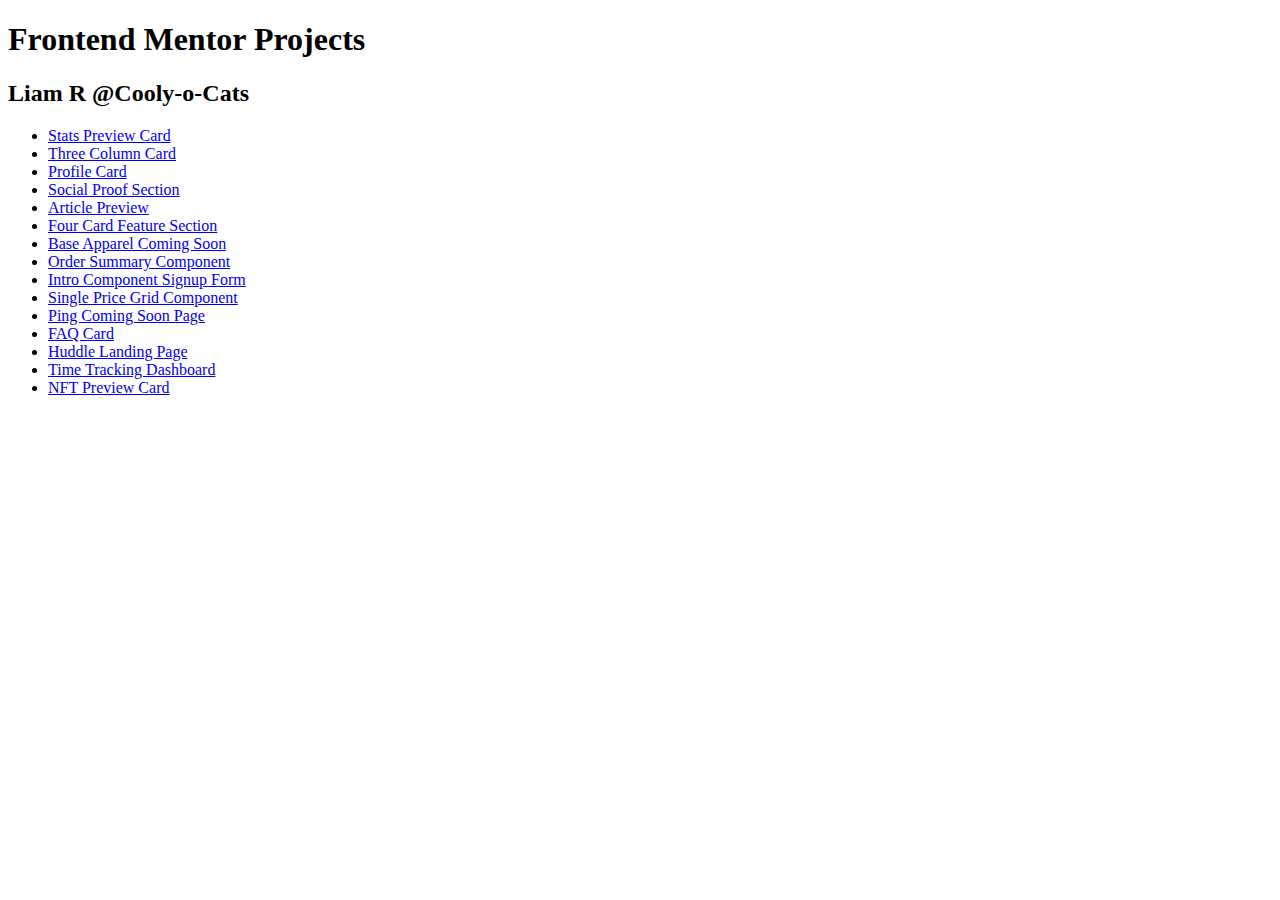
<file: index.html>
<!DOCTYPE html>
<html lang="en">
<head>
    <meta charset="UTF-8">
    <meta http-equiv="X-UA-Compatible" content="IE=edge">
    <meta name="viewport" content="width=device-width, initial-scale=1.0">
    <title>Frontend Mentor Projects</title>
</head>
<body>
    <h1>Frontend Mentor Projects</h1>
    <h2>Liam R <span>@Cooly-o-Cats</span></h2>
    <ul>
        <li><a href="https://cooly-o-cats.github.io/FEM-Host/StatsPreviewCard">Stats Preview Card</a></li>
        <li><a href="https://cooly-o-cats.github.io/FEM-Host/ThreeColCard">Three Column Card</a></li>
        <li><a href="https://cooly-o-cats.github.io/FEM-Host/ProfileCard">Profile Card</a></li>
        <li><a href="https://cooly-o-cats.github.io/FEM-Host/SocialProofSection">Social Proof Section</a></li>
        <li><a href="https://cooly-o-cats.github.io/FEM-Host/ArticlePreview">Article Preview</a></li>
        <li><a href="https://cooly-o-cats.github.io/FEM-Host/FourCardFeatureSection">Four Card Feature Section</a></li>
        <li><a href="https://cooly-o-cats.github.io/FEM-Host/BaseApparelComingSoon">Base Apparel Coming Soon</a></li>
        <li><a href="https://cooly-o-cats.github.io/FEM-Host/OrderSummaryComponent">Order Summary Component</a></li>
        <li><a href="https://cooly-o-cats.github.io/FEM-Host/IntroComponentSignupForm">Intro Component Signup Form</a></li>
        <li><a href="https://cooly-o-cats.github.io/FEM-Host/SinglePriceGridComponent">Single Price Grid Component</a></li>
        <li><a href="https://cooly-o-cats.github.io/FEM-Host/PingComingSoonPage">Ping Coming Soon Page</a></li>
        <li><a href="https://cooly-o-cats.github.io/FEM-Host/FAQCard">FAQ Card</a></li>
        <li><a href="https://cooly-o-cats.github.io/FEM-Host/HuddleLandingPage">Huddle Landing Page</a></li>
        <li><a href="https://cooly-o-cats.github.io/FEM-Host/TimeTrackingDashboard">Time Tracking Dashboard</a></li>
        <li><a href="https://cooly-o-cats.github.io/FEM-Host/NFTPreviewCard">NFT Preview Card</a></li>
    </ul>
</body>
</html>
</file>
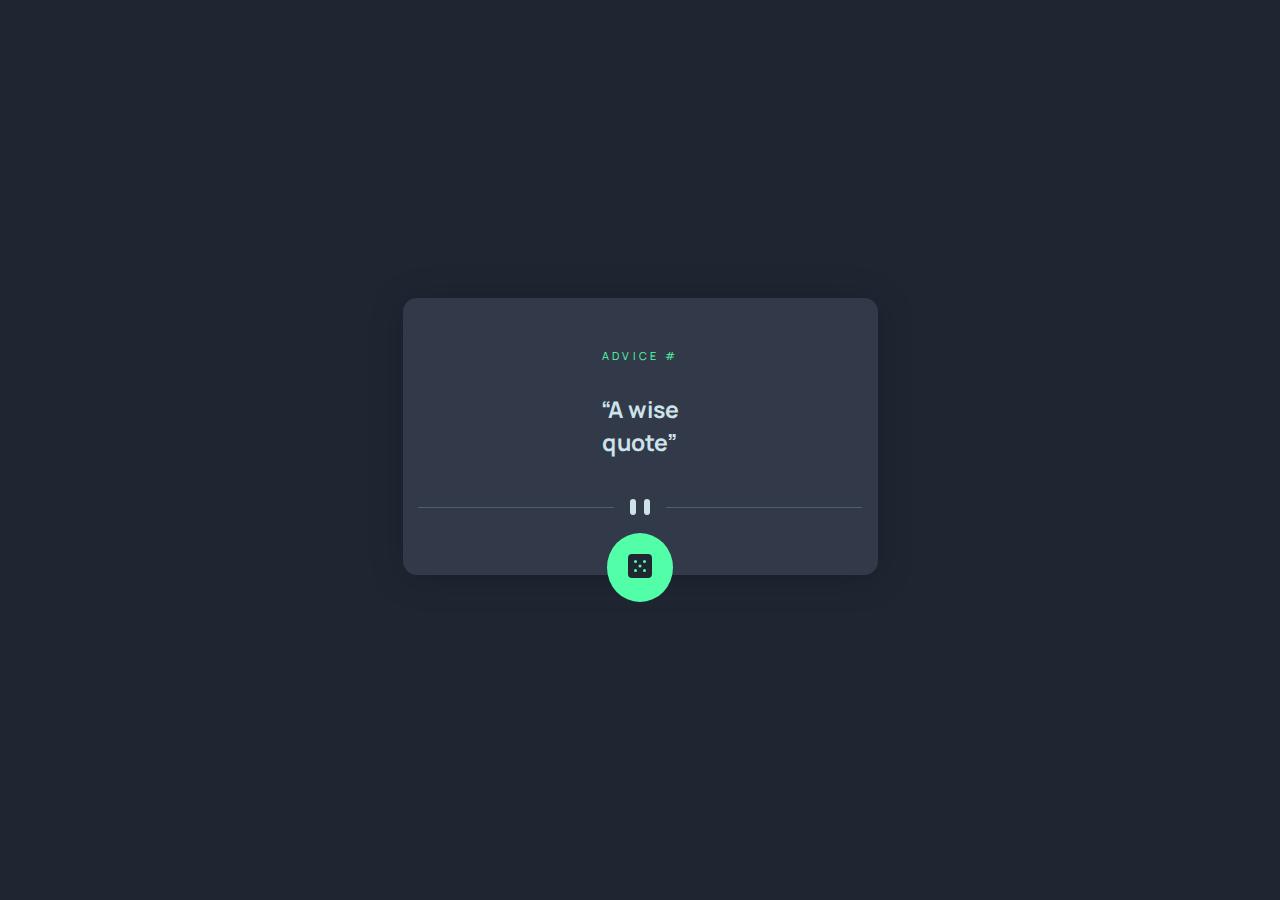
<file: AdviceGeneratorApp/index.html>
<!DOCTYPE html>
<html lang="en">
<head>
    <meta charset="UTF-8">
    <meta http-equiv="X-UA-Compatible" content="IE=edge">
    <meta name="viewport" content="width=device-width, initial-scale=1.0">
    <link rel="stylesheet" href="./app/css/styles.css">
    <title>Advice Generator App | Frontend Mentor</title>
    <link rel="icon" href="./assets/img/favicon-32x32.png">
    <script src="./app/js/script.js" defer></script>
    <!-- Fonts -->
    <style>
        @import url('https://fonts.googleapis.com/css2?family=Manrope:wght@800&display=swap');
    </style> 
</head>
<body>
    <div class="container">
        <div class="card">
            <div class="card__text">
                <p id="adviceNumber">Advice #</p>
                <h1 id="advice">“A wise quote”</h1>
            </div>
            <div class="card__dividers">
                <img class="viewport--desktop" src="./assets/img/desktop/pattern-divider-desktop.svg" alt="">
                <img class="viewport--mobile" src="./assets/img/mobile/pattern-divider-mobile.svg" alt="">
            </div>
        </div>
        <button class="container__button">
            <img src="./assets/img/icon-dice.svg" alt="">
        </button>
    </div>
</body>
</html>
</file>
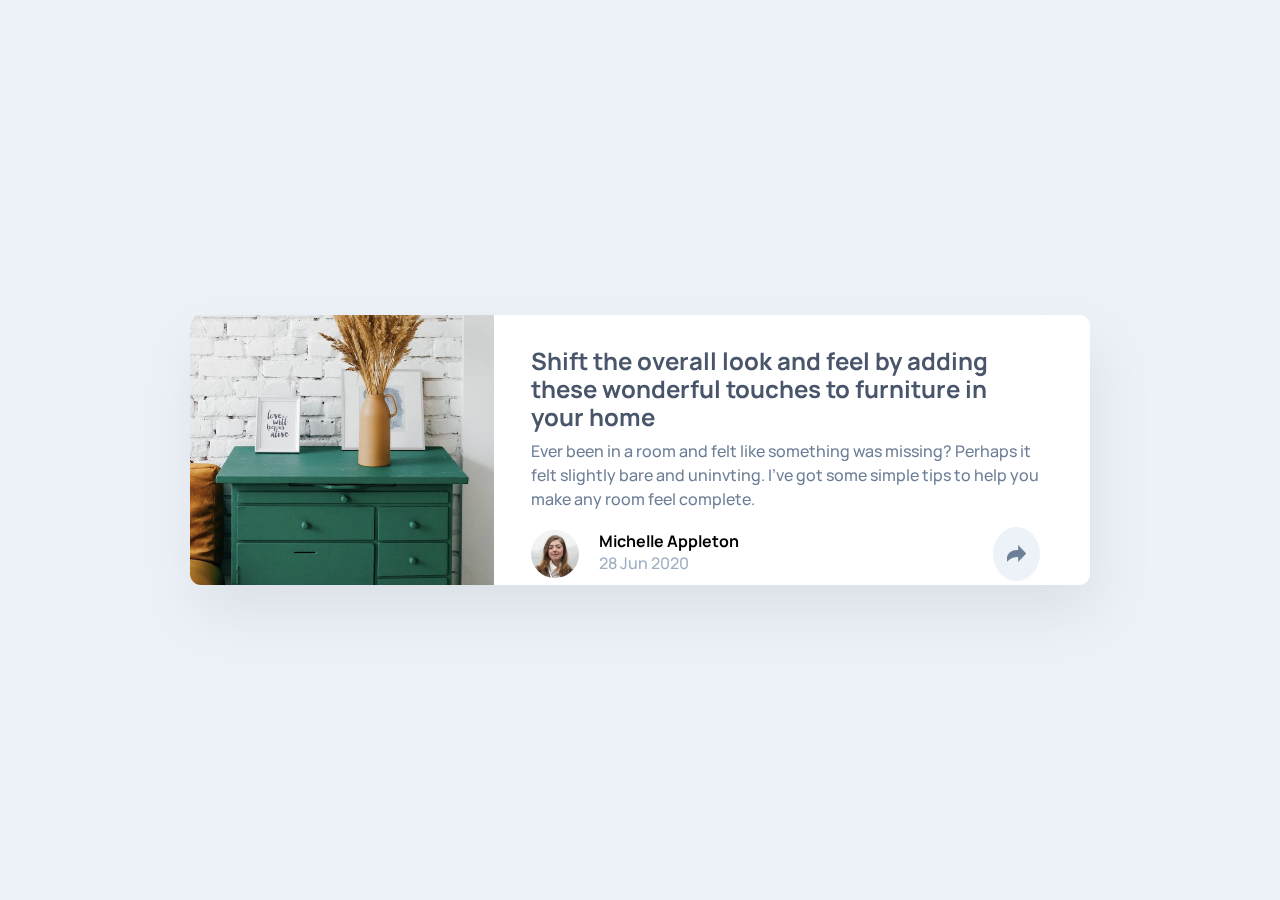
<file: ArticlePreview/index.html>
<!DOCTYPE html>
<html lang="en">

<head>
    <meta charset="UTF-8">
    <meta http-equiv="X-UA-Compatible" content="IE=edge">
    <meta name="viewport" content="width=device-width, initial-scale=1.0">
    <title>Article Preview</title>
    <link rel="icon" href="assets/img/favicon-32x32.png">
    <link rel="stylesheet" href="assets/css/styles.css">

<body>
    <main class="container">
        <div class="card">
            <img src="assets/img/drawers.jpg" alt="A Picture of a cozy indoor space." class="card-img">
            <div class="card-content">
                <div class="main-content">
                    <h1>Shift the overall look and feel by adding these wonderful touches to furniture in your home</h1>
                    <p>Ever been in a room and felt like something was missing? Perhaps it felt slightly bare and
                        uninvting. I’ve got some simple tips to help you make any room feel complete.</p>
                </div>
                <div class="bottom-content">
                    <div class="profile">
                        <img src="assets/img/avatar-michelle.jpg" alt="Avatar of author of Article">
                        <div class="profile-text">
                            <h2>Michelle Appleton</h2>
                            <p>28 Jun 2020</p>
                        </div>
                    </div>
                    <div class="share">
                        <img src="assets/img/icon-share.svg" alt="Share Icon" class="dark">
                        <img src="assets/img/icon-share-light.svg" alt="Share Icon" class="light share-click-hide">
                    </div>
                </div>
            </div>
        </div>
        <div class="share-pop">
            <div class="pop-content">
                <p>SHARE</p>
                <div class="icons">
                    <a href="#">
                        <img src="assets/img/icon-facebook.svg" alt="Facebook Icon" class="icon">
                    </a>
                    <a href="#">
                        <img src="assets/img/icon-twitter.svg" alt="Twitter Icon" class="icon">
                    </a>
                    <a href="#">
                        <img src="assets/img/icon-pinterest.svg" alt="Pinterest Icon" class="icon">
                    </a>
                </div>
            </div>
            <div class="pop-triangle"></div>
        </div>
    </main>
    <script defer src="assets/js/script.js"></script>
</body>

</html>
</file>
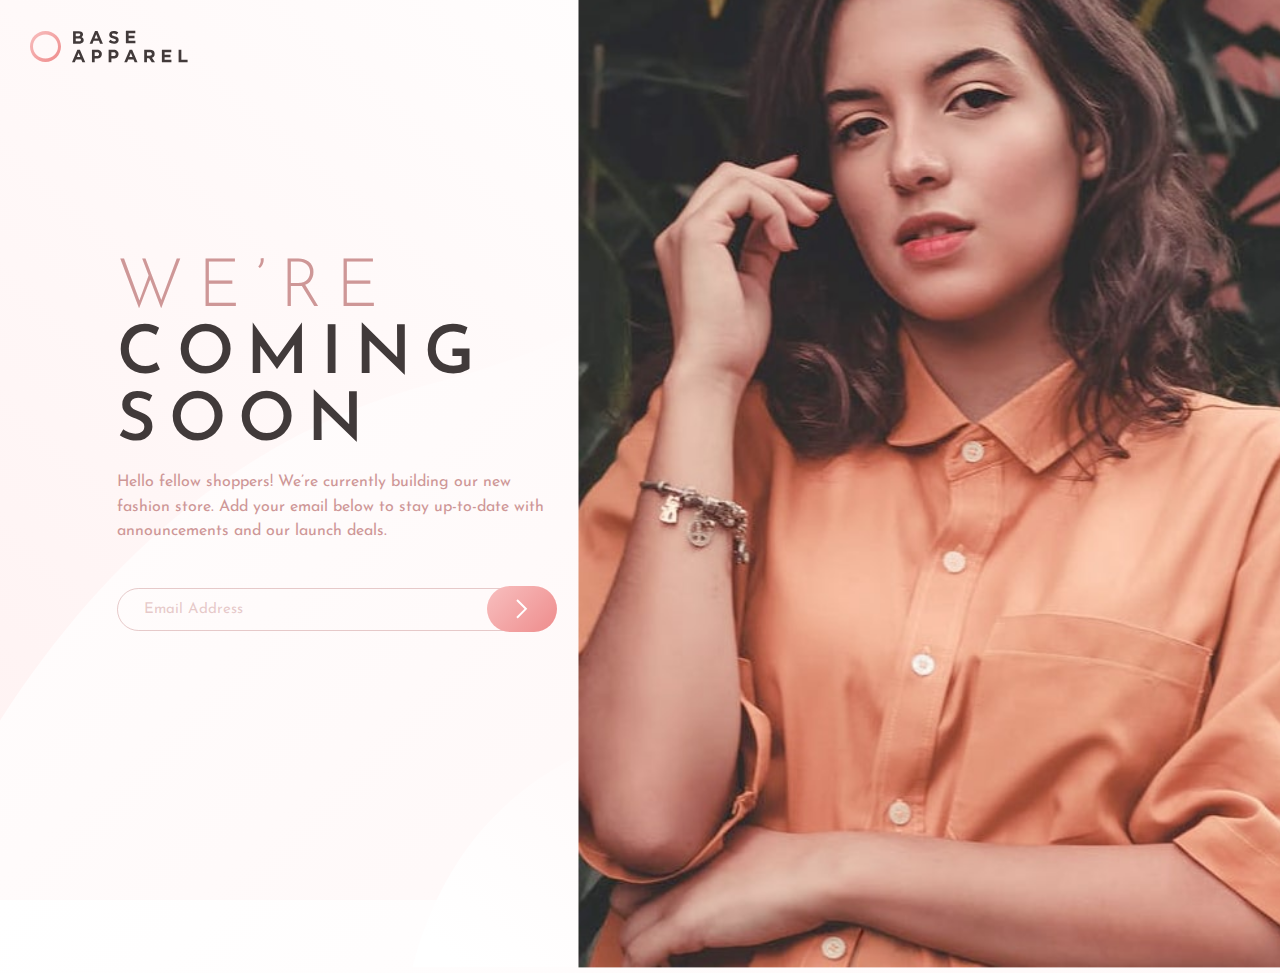
<file: BaseApparelComingSoon/index.html>
<!DOCTYPE html>
<html lang="en">
<head>
    <meta charset="UTF-8">
    <meta http-equiv="X-UA-Compatible" content="IE=edge">
    <meta name="viewport" content="width=device-width, initial-scale=1.0">
    <title>Base Apparel Coming Soon</title>
    <link rel="stylesheet" href="assets/css/styles.css">
    <link rel="icon" href="assets/img/favicon-32x32.png">
    <script src="assets/js/script.js" defer></script>
</head>
<body>
    <header>
        <div class="desktop-bg desktop">
            <img src="assets/img/bg-pattern-desktop.svg" alt="">
        </div>
        <div class="desktop-img desktop">
            <img src="assets/img/hero-desktop.jpg" alt="A woman wearing one of our new apparel sets">
        </div>
    </header>
    <main class="container">
        <div class="logo">
            <img src="assets/img/logo.svg" alt="Our Company Logo">
        </div>
        <div class="mobile-img mobile">
            <img src="assets/img/hero-mobile.jpg" alt="A woman wearing one of our new apparel sets">
        </div>
        <div class="main-content">
            <div class="main-text">
                <h2>we’re</h2>
                <h1>coming soon</h1>
                <p>Hello fellow shoppers! We’re currently building our new fashion store. Add your email below to stay up-to-date with announcements and our launch deals.</p>
            </div>
            <div class="mini-form">
                <form action="https://example.com" autocomplete="off" id="mainForm">
                    <input 
                    type="text" 
                    name="email" 
                    placeholder="Email Address" 
                    class="email-input"
                    id="emailInput">
                    <input 
                    type="image" 
                    class="submit" 
                    id="submit" 
                    name="submit" 
                    src="assets/img/icon-arrow.svg"
                    alt="Submit Button">
                    
                    <img src="assets/img/icon-error.svg" alt="Error Icon" class="error-icon error-hide">
                </form>
                <p class="error-text error-hide"></p>
            </div>
        </div>
    </main>
</body>
</html>
</file>
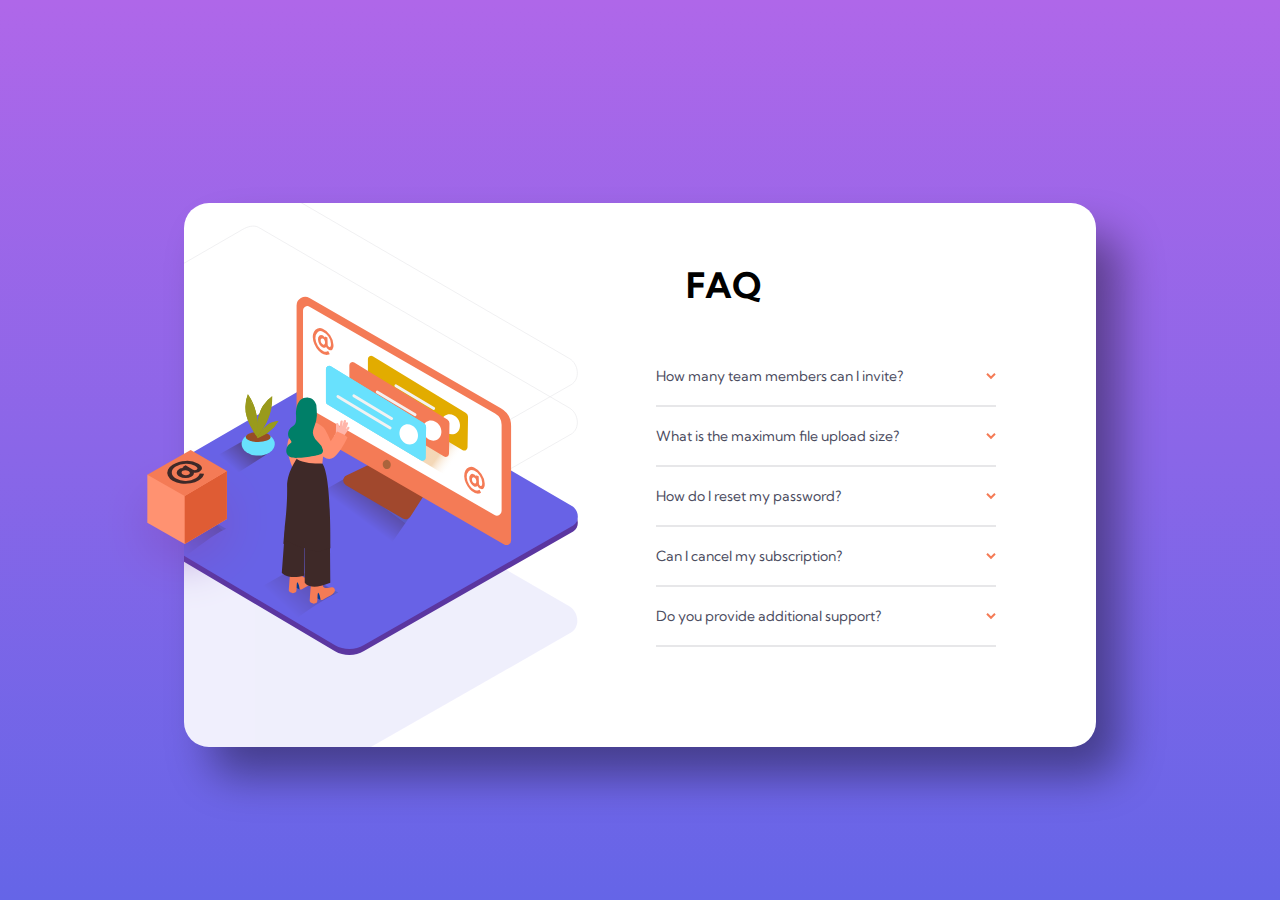
<file: FAQCard/index.html>
<!DOCTYPE html>
<html lang="en">

<head>
  <meta charset="UTF-8">
  <meta name="viewport" content="width=device-width, initial-scale=1.0">
  <link rel="icon" type="image/png" sizes="32x32" href="assets/img/resources/favicon-32x32.png">
  <link rel="stylesheet" href="assets/css/styles.css">

  <title>FAQ Card</title>
  <script src="./assets/js/script.js" defer></script>
</head>

<body>
  <main>
    <div class="center">
      <div class="ill">
        <img src="./assets/img/resources/illustration-box-desktop.svg" alt="" class="desktop">
        <img src="./assets/img/resources/illustration-woman-online-mobile.svg" alt="" class="mobile computer">
        <img src="./assets/img/resources/bg-pattern-mobile.svg" alt="" class="mobile bg">
      </div>
      <div class="card">
        <div class="card-ill">
          <img src="./assets/img/resources/bg-pattern-desktop.svg" alt="" class="desktop bg">
          <img src="./assets/img/resources/illustration-woman-online-desktop.svg" alt="" class="desktop computer">
        </div>
        <div class="content">
          <h1>FAQ</h1>
          <div class="faqs">
            <div class="faq">
              <div class="question">
                <p>How many team members can I invite?</p>
                <img src="./assets/img/resources/icon-arrow-down.svg" alt="">
              </div>
              <p class="answer">You can invite up to 2 additional users on the Free plan. There is no limit on team
              members for the Premium plan.</p>
              <hr>
            </div>
            <div class="faq">
             <div class="question">
                <p>What is the maximum file upload size?</p>
                <img src="./assets/img/resources/icon-arrow-down.svg" alt="">
              </div>
              <p class="answer">No more than 2GB. All files in your account must fit your allotted storage space.</p>
              <hr>
            </div>
            <div class="faq">
             <div class="question">
                <p>How do I reset my password?</p>
               <img src="./assets/img/resources/icon-arrow-down.svg" alt="">
              </div>
              <p class="answer">Click “Forgot password” from the login page or “Change password” from your profile page.
              A reset link will be emailed to you.</p>
              <hr>
            </div>
            <div class="faq">
              <div class="question">
                <p>Can I cancel my subscription?</p>
                <img src="./assets/img/resources/icon-arrow-down.svg" alt="">
              </div>
              <p class="answer">Yes! Send us a message and we’ll process your request no questions asked.</p>
              <hr>
            </div>
            <div class="faq">
              <div class="question">
                <p>Do you provide additional support?</p>
                <img src="./assets/img/resources/icon-arrow-down.svg" alt="">
              </div>
              <p class="answer">Chat and email support is available 24/7. Phone lines are open during normal business
              hours.</p>
              <hr>
            </div>
          </div>
        </div>
      </div>
    </div>
  </main>
</body>

</html>
</file>
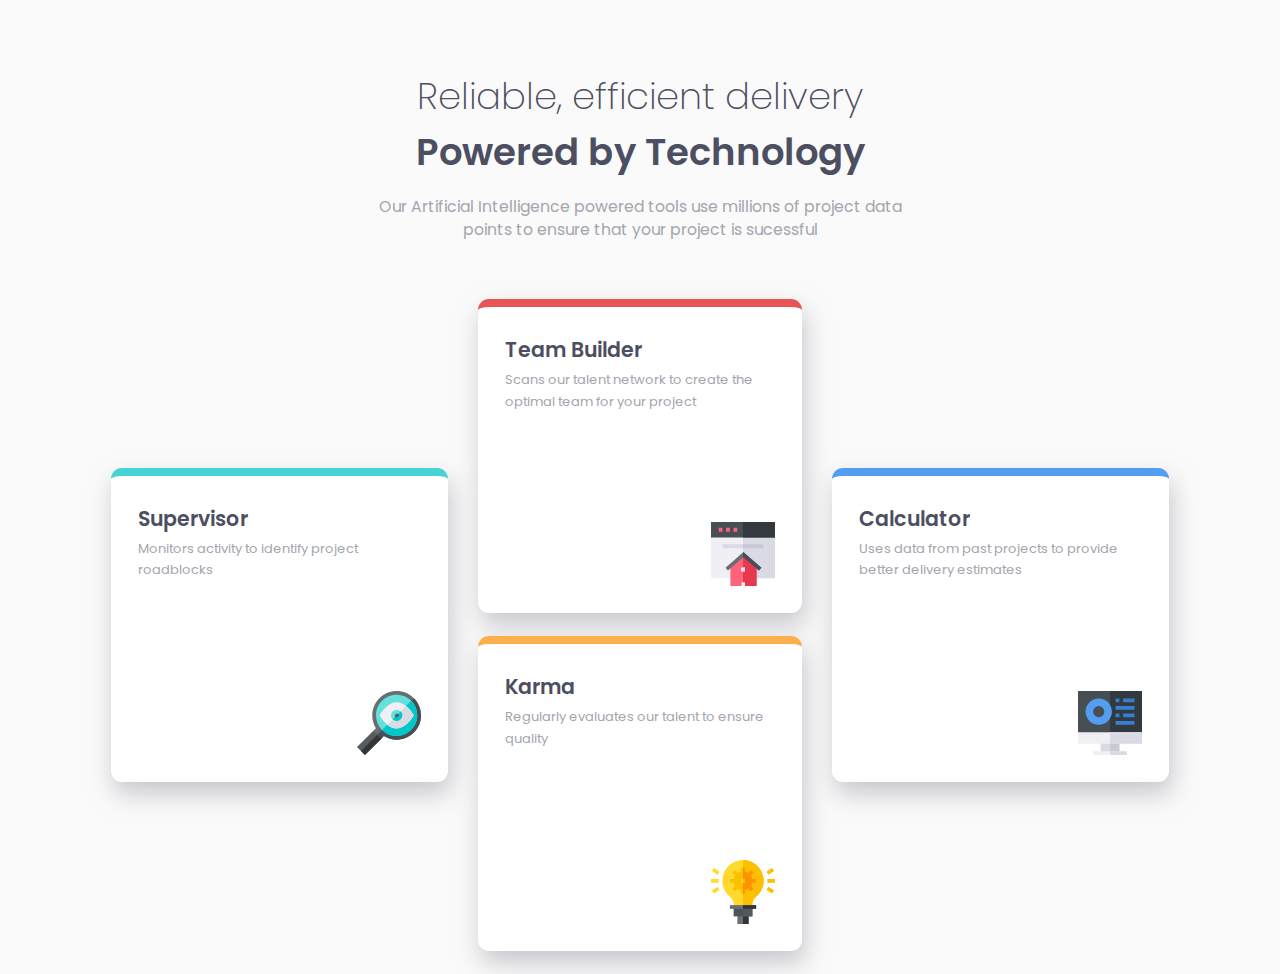
<file: FourCardFeatureSection/index.html>
<!DOCTYPE html>
<html lang="en">
<head>
    <meta charset="UTF-8">
    <meta http-equiv="X-UA-Compatible" content="IE=edge">
    <meta name="viewport" content="width=device-width, initial-scale=1.0">
    
    <title>FourCard Feature Section</title>
    
    <link rel="stylesheet" href="assets/css/styles.css">
    <link rel="icon" href="assets/img/favicon-32x32.png">
</head>
<body>
    <main class="container">
        <div class="main-text">
            <h2>Reliable, efficient delivery</h2>
            <h1>Powered by Technology</h1>
            <p>Our Artificial Intelligence powered tools use millions of project data points to ensure that your project is sucessful</p>
        </div>
        <ul class="cards">
            <li class="card cyan-border">
                <div class="card-text">
                    <h3>Supervisor</h3>
                    <p>Monitors activity to identify project roadblocks</p>
                </div>
                <div class="card-icon">
                    <img src="assets/img/icon-supervisor.svg" alt="">
                </div>
            </li>
            <div class="vertical-cards">
                <li class="card red-border">
                    <div class="card-text">
                        <h3>Team Builder</h3>
                        <p>Scans our talent network to create the optimal team for your project</p>
                    </div>
                    <div class="card-icon">
                        <img src="assets/img/icon-team-builder.svg" alt="">
                    </div>
                </li>
                <li class="card orange-border">
                    <div class="card-text">
                        <h3>Karma</h3>
                        <p>Regularly evaluates our talent to ensure quality</p>
                    </div>
                    <div class="card-icon">
                        <img src="assets/img/icon-karma.svg" alt="">
                    </div>
                </li>
            </div>
            <li class="card blue-border">
                <div class="card-text">
                    <h3>Calculator</h3>
                    <p>Uses data from past projects to provide better delivery estimates</p>
                </div>
                <div class="card-icon">
                    <img src="assets/img/icon-calculator.svg" alt="">
                </div>
            </li>
        </ul>
    </main>
</body>
</html>
</file>
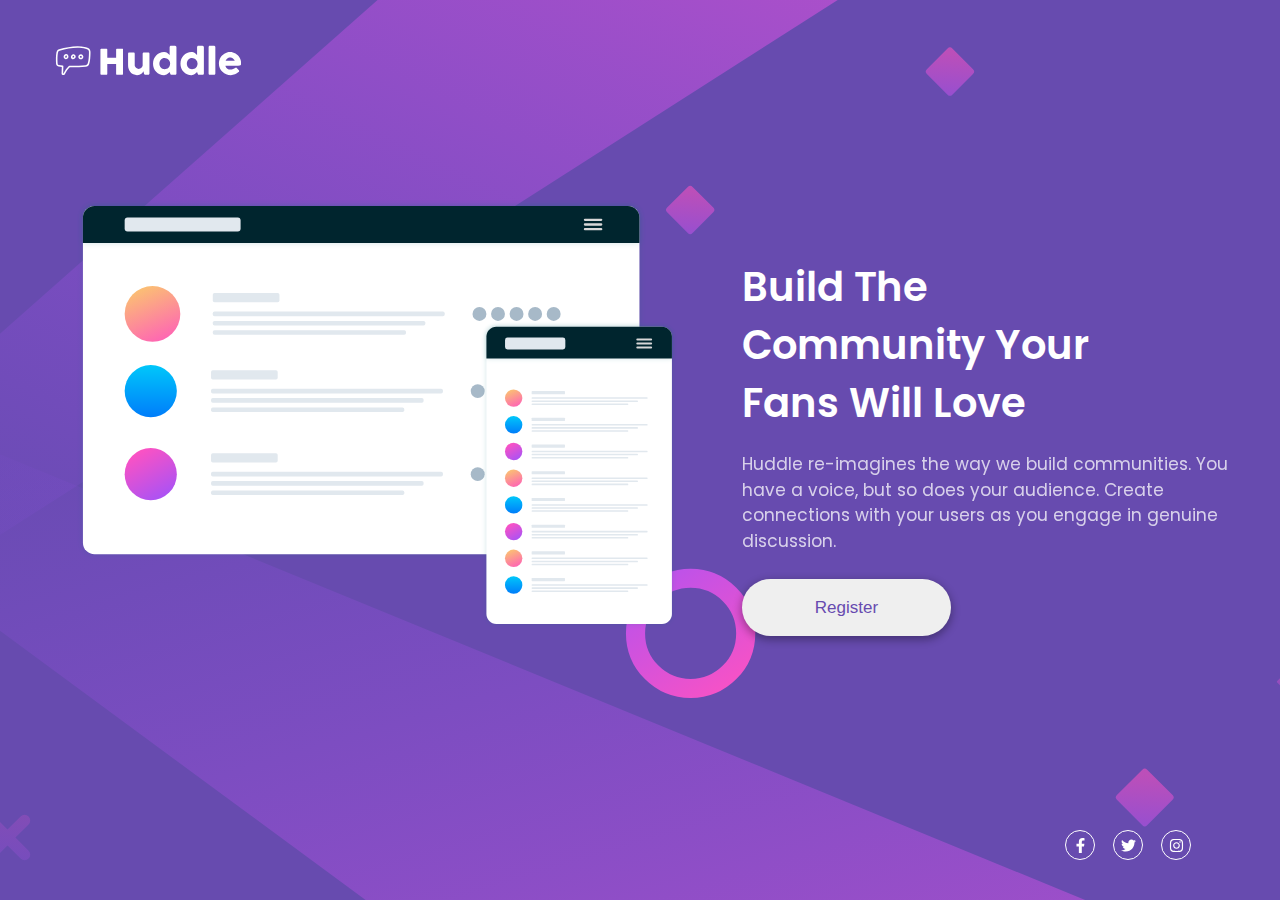
<file: HuddleLandingPage/index.html>
<!DOCTYPE html>
<html lang="en">
  <head>
    <meta charset="UTF-8" />
    <meta http-equiv="X-UA-Compatible" content="IE=edge" />
    <meta name="viewport" content="width=device-width, initial-scale=1.0" />
    <title>Huddle Landing Page</title>
    <link rel="stylesheet" href="./app/css/styles.css" />
    <link rel="icon" href="./assets/img/favicon-32x32.png" />
  </head>
  <body>
    <img src="./assets/img/bg-mobile.svg" alt="" class="background mobile" />
    <img src="./assets/img/bg-desktop.svg" alt="" class="background desktop" />
    <img src="./assets/img/logo.svg" alt="Our Logo - Huddle" class="logo" />
    <img
      src="./assets/img/illustration-mockups.svg"
      alt="Mockups for Huddle Web"
      class="ui mobile"
    />
    <main>
      <img
        src="./assets/img/illustration-mockups.svg"
        alt="Mockups for Huddle Web"
        class="ui desktop"
      />
      <div class="content">
        <h1 class="title">Build The Community Your Fans Will Love</h1>
        <p>
          Huddle re-imagines the way we build communities. You have a voice, but
          so does your audience. Create connections with your users as you
          engage in genuine discussion.
        </p>
        <button>Register</button>
      </div>
    </main>
    <footer class="socials">
      <div class="social">
        <img
          src="./assets/img/facebook.svg"
          alt="Facebook Icon"
          class="social-icon"
        />
        <img
          src="./assets/img/facebook-hovered.svg"
          alt="Facebook Icon"
          class="social-icon hover"
        />
      </div>
      <div class="social">
        <img
          src="./assets/img/twitter.svg"
          alt="Twitter Icon"
          class="social-icon"
        />
        <img
          src="./assets/img/twitter-hovered.svg"
          alt="Twitter Icon"
          class="social-icon hover"
        />
      </div>
      <div class="social">
        <img
          src="./assets/img/instagram.svg"
          alt="Instagram Icon"
          class="social-icon"
        />
        <img
          src="./assets/img/instagram-hovered.svg"
          alt="Instagram Icon"
          class="social-icon hover"
        />
      </div>
    </footer>
  </body>
</html>
</file>
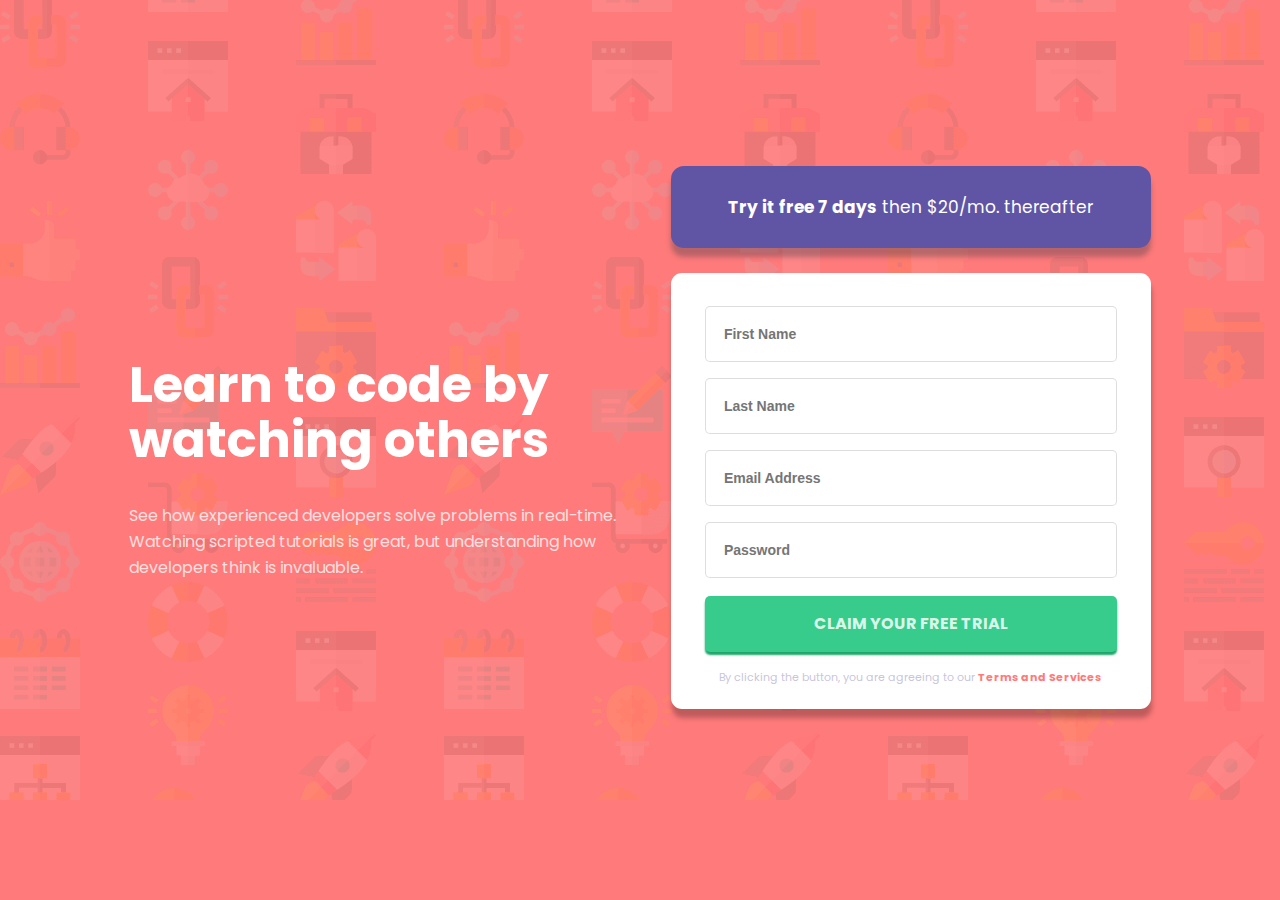
<file: IntroComponentSignupForm/index.html>
<!DOCTYPE html>
<html lang="en">
<head>
  <meta charset="UTF-8">
  <meta http-equiv="X-UA-Compatible" content="IE=edge">
  <meta name="viewport" content="width=device-width, initial-scale=1.0">
  <title>Document</title>
  <link rel="icon" href="src/img/favicon-32x32.png">
  <link rel="stylesheet" href="dist/style.css">
  <script src="app/js/script.js" defer></script>
</head>
<body>
  <header>
    <img src="src/img/bg-intro-desktop.png" alt="" class="desktop bg">
    <img src="src/img/bg-intro-mobile.png" alt="" class="mobile bg">
  </header>
  <main class="container">
    <div class="main-text">
      <h1>Learn to code by watching others</h1>
      <p>See how experienced developers solve problems in real-time. Watching scripted tutorials is great, but understanding how developers think is invaluable.</p>
    </div>
    <div class="right-col">
      <div class="banner">
        <h2><strong>Try it free 7 days</strong> then $20/mo. thereafter</h2>
      </div>
      <div class="form-container">
        <form action="#">
          <div class="form-item">
            <label for="first-name">First Name:</label>
            <input 
            type="text"
            autocapitalize="on"
            autocomplete="given-name"
            class="input-firstname"
            id="first-name"
            name="first-name"
            placeholder="First Name">
            <img src="src/img/icon-error.svg" alt="Error Icon">
            <span></span>
          </div>
          <div class="form-item">
            <label for="last-name">Last Name:</label>
            <input 
            type="text"
            autocapitalize="on"
            autocomplete="family-name"
            class="input-lastname"
            id="last-name"
            name="last-name"
            placeholder="Last Name">
            <img src="src/img/icon-error.svg" alt="Error Icon">
            <span></span>
          </div>
          <div class="form-item">
            <label for="email">Email Address: </label>
            <input 
            type="text"
            autocapitalize="off"
            autocomplete="email"
            class="input-email"
            id="email"
            name="email"
            placeholder="Email Address">
            <img src="src/img/icon-error.svg" alt="Error Icon">
            <span></span>
          </div>
          <div class="form-item">
            <label for="password">Password: </label>
            <input 
            type="password" 
            autocomplete="off"
            autocapitalize="off"
            class="input-password"
            id="password"
            name="password"
            placeholder="Password">
            <img src="src/img/icon-error.svg" alt="Error Icon">
            <span></span>
          </div>
          <input type="submit" value="claim your free trial" class="submit">
        </form>
        <p>By clicking the button, you are agreeing to our <a href="#">Terms and Services</a></p>
      </div>
    </div>
  </main>
</body>
</html>
</file>
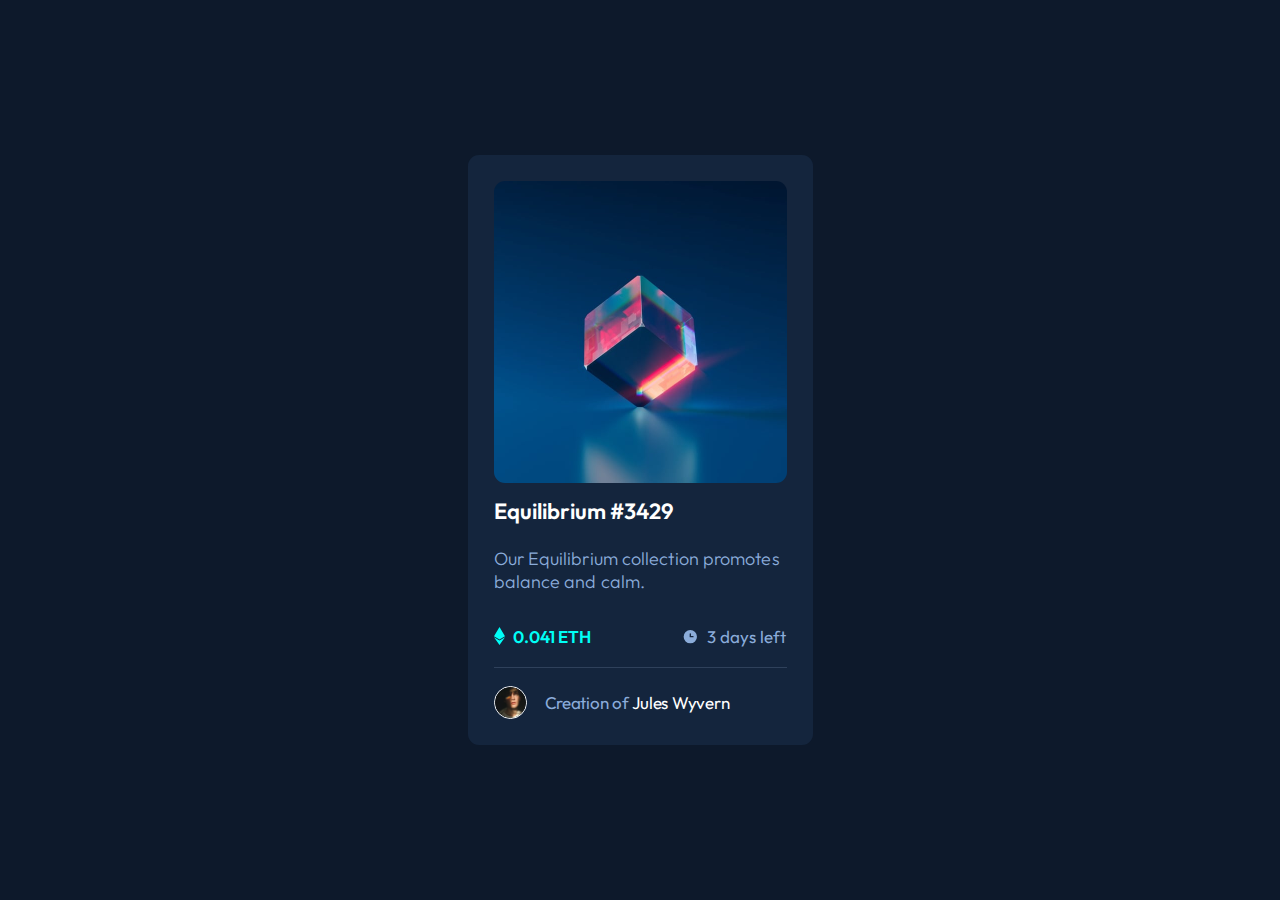
<file: NFTPreviewCard/index.html>
<!DOCTYPE html>
<html lang="en">
<head>
    <meta charset="UTF-8">
    <meta http-equiv="X-UA-Compatible" content="IE=edge">
    <meta name="viewport" content="width=device-width, initial-scale=1.0">
    <title>NFT Preview Card | Frontend Mentor</title>
    <link rel="icon" href="./assets/img/favicon-32x32.png">
    <link rel="stylesheet" href="./app/css/styles.css">
</head>
<body>
    <main class="card">
        <div class="image-link" aria-label="Link: #">
            <img src="./assets/img/image-equilibrium.jpg" alt="NFT Equilibrium">
            <div class="overlay">
                <img src="./assets/icon/icon-view.svg" alt="" aria-hidden="true">
            </div>
        </div>
        <div class="content">
            <div class="info">
                <h1><a href="#">Equilibrium #3429</a></h1>
                <p>Our Equilibrium collection promotes balance and calm.</p>
            </div>
            <ul class="small-info">
                <li class="price">
                    <img src="./assets/icon/icon-ethereum.svg" alt="" aria-hidden="true">
                    <span>0.041 <abbr title="Ethereum, Cryto Currency">ETH</abbr></span>
                </li>
                <li class="time">
                    <img src="./assets/icon/icon-clock.svg" alt="" aria-hidden="true">
                    <span><time datetime="P3D">3 days left</time></span>
                </li>
            </ul>
            <hr class="divider"></hr>
            <div class="author">
                <img src="./assets/img/image-avatar.png" alt="Jules Wyvern">
                <p>Creation of <a href="#">Jules Wyvern</a></p>
            </div>
        </div>
    </main>
    <script defer src="./script.js"></script>
</body>
</html>
</file>
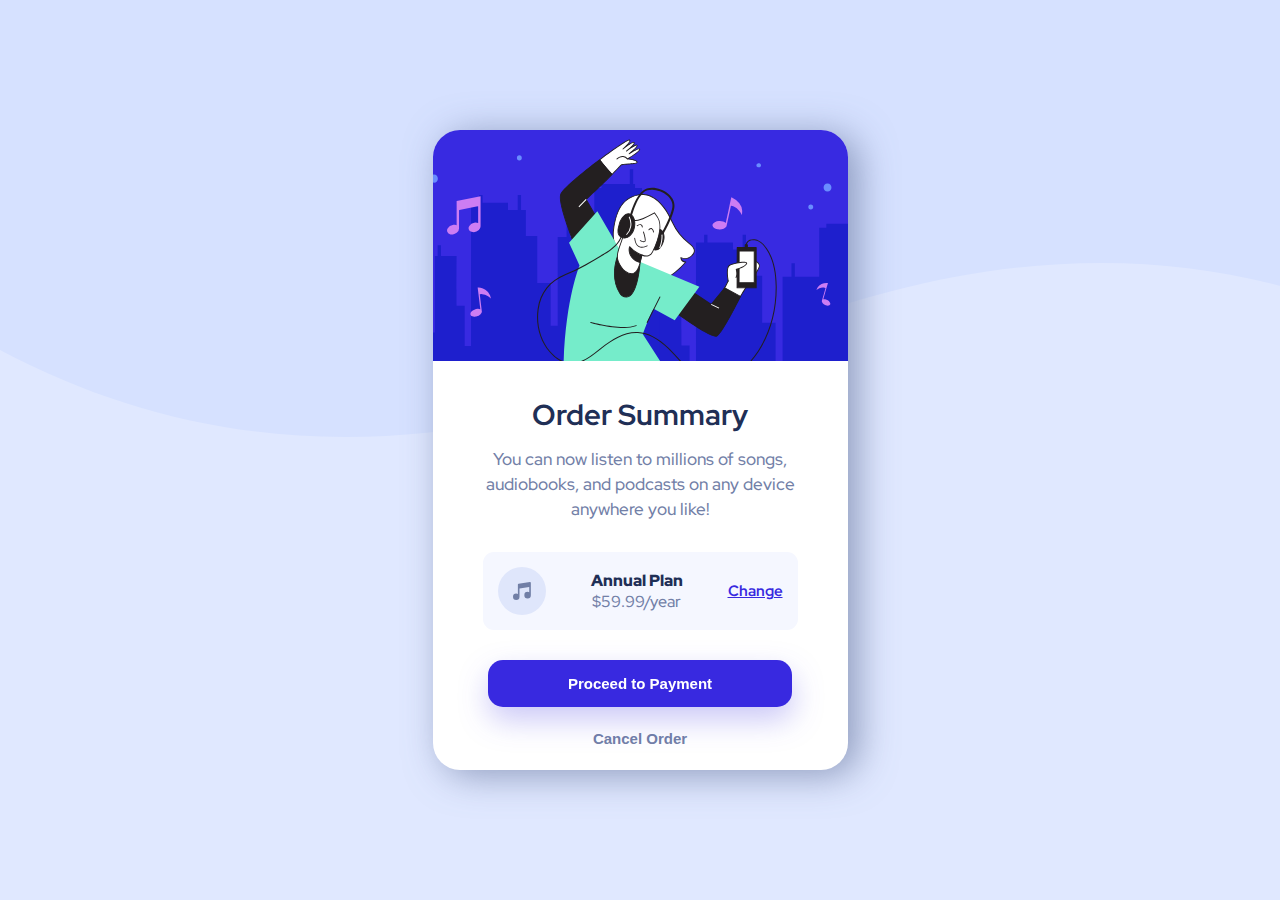
<file: OrderSummaryComponent/index.html>
<!DOCTYPE html>
<html lang="en">

<head>
  <meta charset="UTF-8">
  <meta http-equiv="X-UA-Compatible" content="IE=edge">
  <meta name="viewport" content="width=device-width, initial-scale=1.0">

  <link rel="icon" type="image/png" sizes="32x32" href="src/img/favicon-32x32.png">
  <link rel="stylesheet" href="dist/style.css">

  <title>Order Summary Card</title>

  <!-- Feel free to remove these styles or customise in your own stylesheet 👍 -->
</head>

<body>
  <header class="bg">
    <img src="src/img/pattern-background-desktop.svg" alt="" class="bg-img desktop">
    <img src="src/img/pattern-background-mobile.svg" alt="" class="bg-img mobile">
  </header>
  <main class="container">
    <div class="card">
      <div class="hero-img">
        <img src="src/img/illustration-hero.svg" alt="A person listening to music in the city, illustration">
      </div>
      <div class="main-text">
        <h1>Order Summary</h1>
        <p>You can now listen to millions of songs, audiobooks, and podcasts on any device anywhere you like!</p>
      </div>
      <div class="plan-card">
        <img src="src/img/icon-music.svg" alt="Music Note Icon" class="music-icon">
        <div class="plan-text">
          <h2>Annual Plan</h2>
          <h3>$59.99/year</h3>
        </div>
        <a href="#" class="plan-link">Change</a>
      </div>
      <div class="btns">
        <button class="payment">Proceed to Payment</button>
        <button class="cancel">Cancel Order</button>
      </div>
    </div>
  </main>
</body>

</html>
</file>
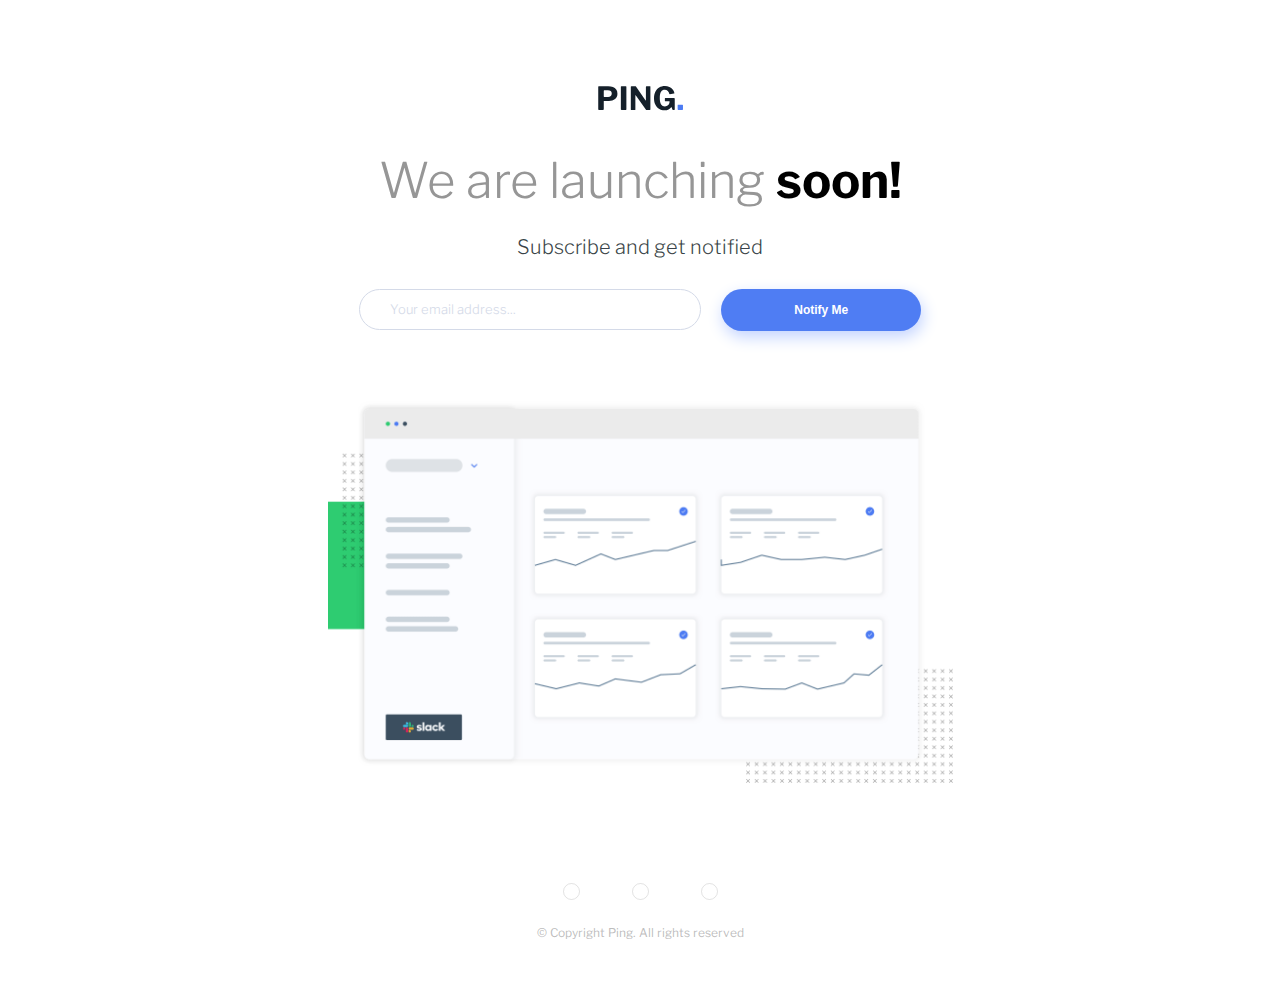
<file: PingComingSoonPage/index.html>
<!DOCTYPE html>
<html lang="en">
<head>
    <meta charset="UTF-8">
    <meta http-equiv="X-UA-Compatible" content="IE=edge">
    <meta name="viewport" content="width=device-width, initial-scale=1.0">
    <title>Ping. | Coming Soon!</title>
    <link rel="stylesheet" href="App/css/style.css">
    <link rel="icon" href="Assets/img/favicon-32x32.png">
    <link rel="stylesheet" href="https://unicons.iconscout.com/release/v4.0.0/css/line.css">
    <script defer src="App/js/script.js"></script>
</head>
<body>
    <main class="container">
        <img src="Assets/img/logo.svg" alt="Ping. Logo" class="logo">

        <div class="main-text">
            <h1>We are launching <span>soon!</span></h1>
            <h2>Subscribe and get notified</h2>
        </div>

        <form>
            <input type="text" class="email-input" name="email-address" id="email" placeholder="Your email address...">
            <label for="email" class="visually-hidden">Email Address</label>
            <input type="submit" class="submit-btn" value="Notify Me" id="submit" disabled>
        </form>

        <div class="error-message-wrap">
            <p class="error-message">Please provide a valid email address</p>
        </div>

        <img src="Assets/img/illustration-dashboard.png" alt="" class="illustration">
    </main>
    <footer>
        <div class="social">
            <a class="social-bubble" href="https://facebook.com" aria-label="Go to our Facebook Page!">
                <i class="uil uil-facebook"></i>
            </a>
            <a class="social-bubble" href="https://twitter.com" aria-label="Go to our Twitter Account!">
                <i class="uil uil-twitter"></i>
            </a>
            <a class="social-bubble" href="https://instagram.com" aria-label="Go to our Instagram Account!">
                <i class="uil uil-instagram"></i>
            </a>
        </div>
        <p class="copy">&copy; Copyright Ping. All rights reserved</p>
    </footer>
</body>
</html>
</file>
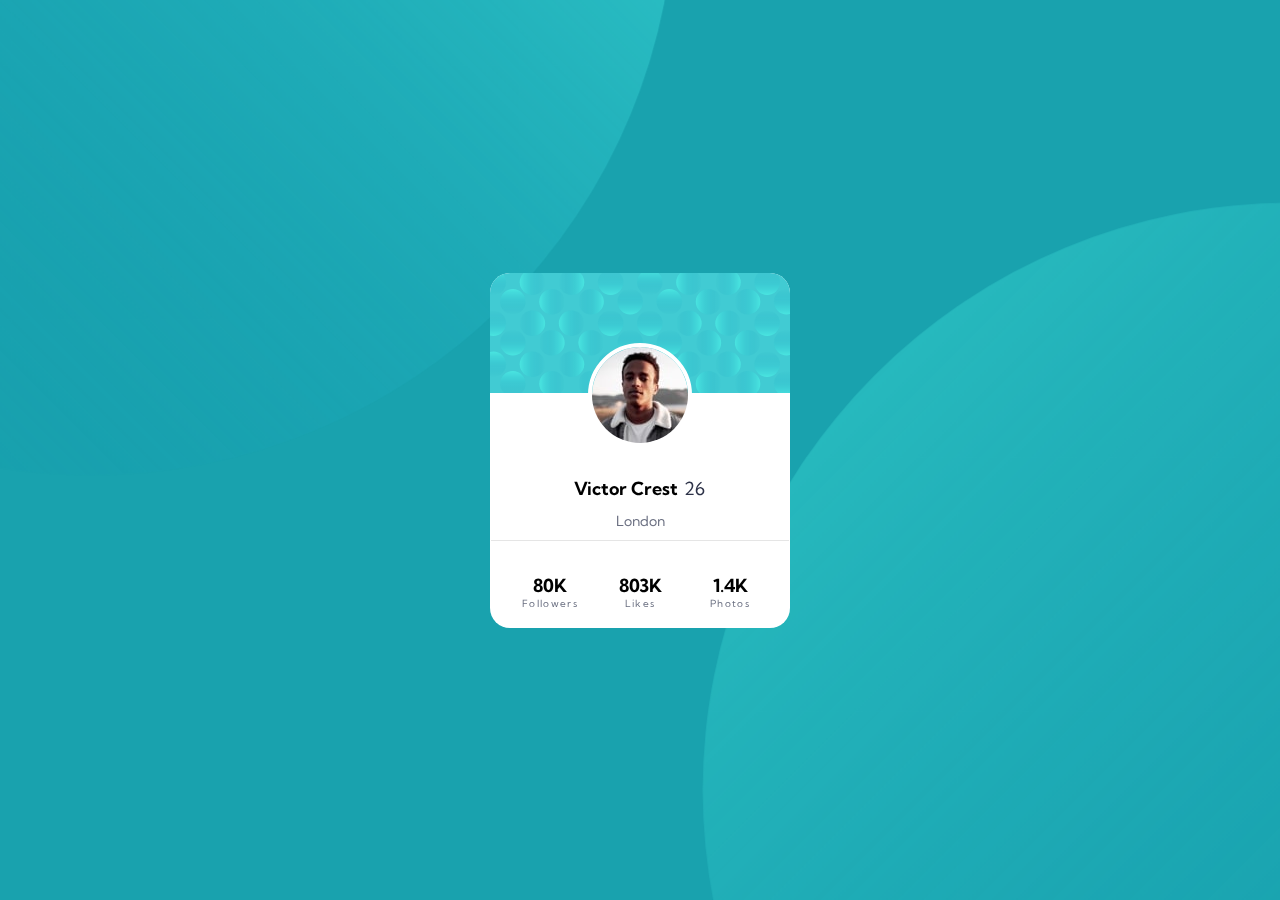
<file: ProfileCard/index.html>
<html>
    <head>
        <title>Profile Card</title>
        <link rel="icon" href="assets/Resources/favicon-32x32.png">
        <link rel="stylesheet" href="assets/styles.css">
        <meta name="viewport" content="width=device-width, initial-scale=1.0">
    </head>
    <body>
        <div class="page-wrap">
            <div class="bg">
                <img src="assets/Resources/bg-pattern-top.svg" alt="" class="bg__top-circle">
                <img src="assets/Resources/bg-pattern-bottom.svg" alt=""class="bg__bottom-circle">
            </div>
            <div class="page-not-bg">
                <div class="card-wrap">
                    <div class="card-bg">
                        <img src="assets/Resources/bg-pattern-card.svg" alt="" class="card-blue-bg">
                    </div>
                    <div class="card-contents">
                        <img src="assets/Resources/image-victor.jpg" alt="User Picture of Victor" class="user-img">
                        <div class="user-info">
                            <h1>Victor Crest</h1>
                            <span class="info-age">26</span> <br>
                            <span class="info-location">London</span>
                        </div>
                        <div class="divider"></div>
                        <div class="user-stats">
                            <div class="stat">
                                <h2>80K</h2>
                                <span class="stat-description">Followers</span>
                            </div>
                            <div class="stat">
                                <h2>803K</h2>
                                <span class="stat-description">Likes</span>
                            </div>
                            <div class="stat">
                                <h2>1.4K</h2>
                                <span class="stat-description">Photos</span>
                            </div>
                        </div>
                    </div>
                </div>
            </div>
        </div>
    </body>
</html>
</file>
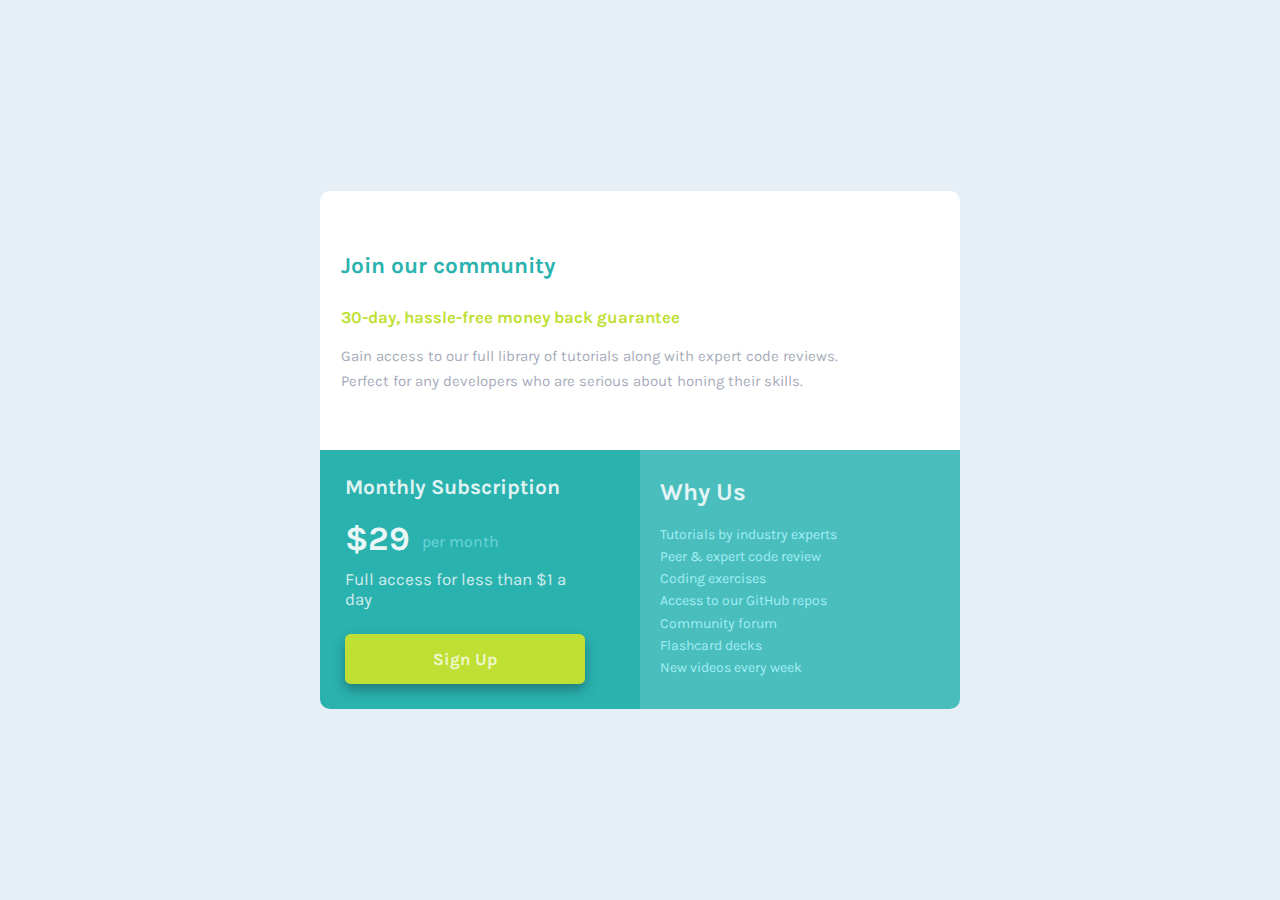
<file: SinglePriceGridComponent/index.html>
<!DOCTYPE html>
<html lang="en">
<head>
  <meta charset="UTF-8">
  <meta http-equiv="X-UA-Compatible" content="IE=edge">
  <meta name="viewport" content="width=device-width, initial-scale=1.0">
  <title>Single Price Grid Component</title>

  <link rel="stylesheet" href="app/dist/style.css">
  <link rel="icon" href="app/assets/img/favicon-32x32.png">
</head>
<body>
  <main class="container">
    <div class="card">
      <div class="card__top-row">
        <div class="top-row__main-text">
          <h1>Join our community</h1>
          <h2>30-day, hassle-free money back guarantee</h2>
          <p>Gain access to our full library of tutorials along with expert code reviews. Perfect for any developers who are serious about honing their skills.</p>
        </div>
      </div>

      <div class="card__bottom-left">
        <div class="bottom-left__main-text">
          <h2>Monthly Subscription</h2>
          <div class="main-text__money-info">
            <span class="money">&dollar;29</span>
            <span class="label">per month</span>
          </div>
          <p>Full access for less than &dollar;1 a day</p>
        </div>
        <button>Sign Up</button>
      </div>

      <div class="card__bottom-right">
        <div class="bottom-right__main-text">
          <h2>Why Us</h2>
          <ul class="main-text__feature-list">

            <li>Tutorials by industry experts</li>
            <li>Peer &amp; expert code review</li>
            <li>Coding exercises</li>
            <li>Access to our GitHub repos</li>
            <li>Community forum</li>
            <li>Flashcard decks</li>
            <li>New videos every week</li>

          </ul>
        </div>
      </div>
    </div>
  </main>
</body>
</html>
</file>
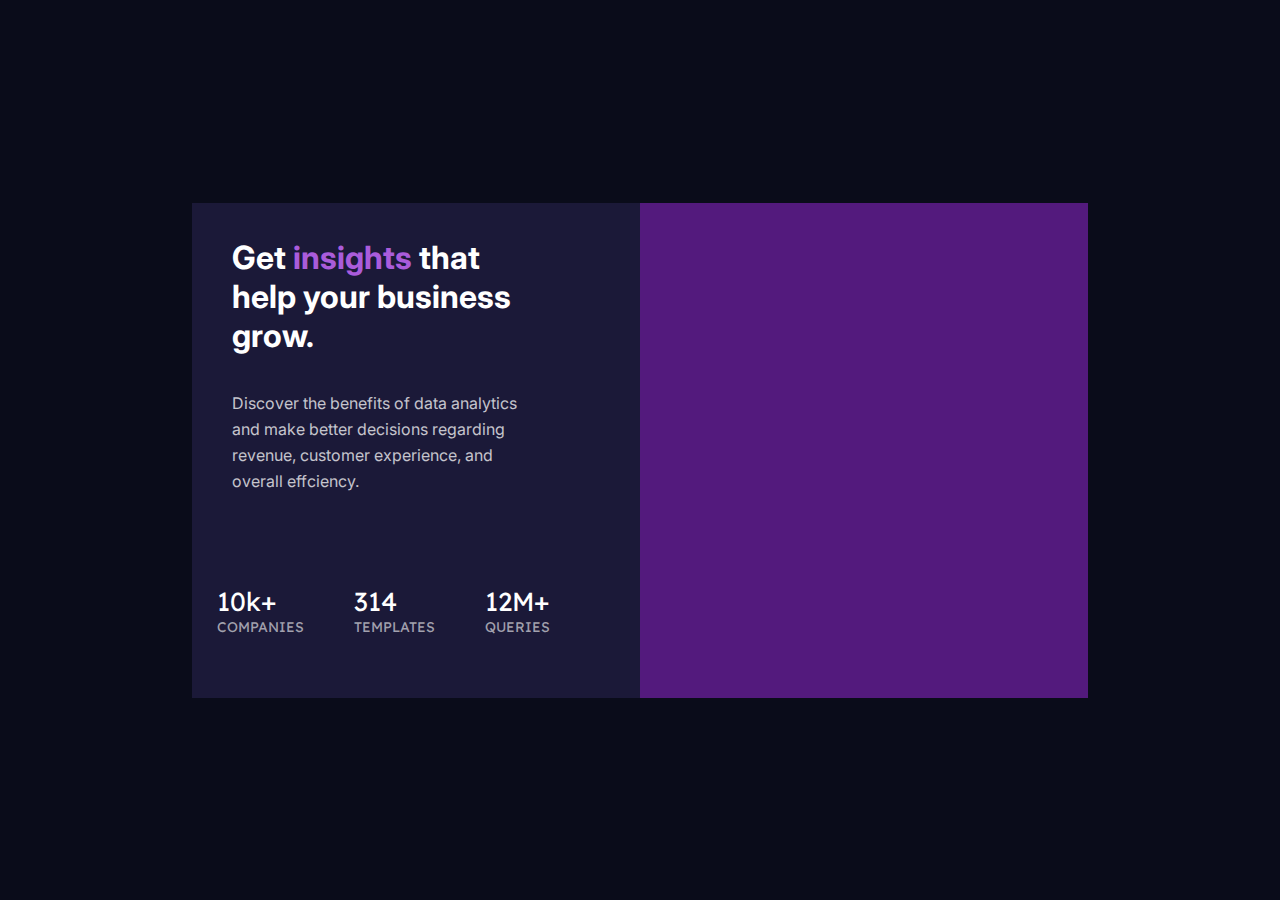
<file: StatsPreviewCard/index.html>
<!DOCTYPE html>
<html>
  <head>
    <link rel="stylesheet" href="Assets/css/styles.css">
    <link rel="icon" href="https://github.com/Cooly-o-Cats/StatsPreviewCard/blob/main/Assets/img/Resources/favicon-32x32.png?raw=true">
    <meta name="viewport" content="width=device-width, initial-scale=1.0">
  </head>
  <body>
    <div class="page-wrap">
      <div class="content-wrap">
        <div class="info">
          <div class="main-text-wrap">
            <div class="title-wrap">
              <h1 class="white-text">Get<span class="violet-text"> insights</span> that <n br>help your business grow.</h1>
            </div>
            <p class="description">Discover the benefits of data analytics and make better decisions regarding revenue, customer experience, and overall effciency.</p>
          </div>
          <div class="stats-wrap">
            <div class="stat-grid">
              <p class="stat">
                10k+<br><span>COMPANIES</span>
              </p>
              <p class="stat">
                314<br><span>TEMPLATES</span>
              </p>
              <p class="stat">
                12M+ <br> <span>QUERIES</span>
              </p>
            </div>
          </div>
        </div>
        <div class="image-wrap">
          <div class="image">
            <div class="img-cover"></div>
          </div>
        </div>
      </div>
    </div>
  </body>
</html>
</file>
<file: AdviceGeneratorApp/app/css/styles.css>
*,
*::before,
*::after {
  margin: 0;
  padding: 0;
  box-sizing: border-box;
}

body {
  font-family: "Manrope";
  background-color: #1F2632;
  min-height: 100vh;
  display: flex;
  justify-content: center;
  align-items: center;
}

.container {
  display: flex;
  justify-content: center;
  align-items: center;
  flex-direction: column;
}

.card {
  background-color: #323A49;
  display: flex;
  flex-direction: column;
  align-items: center;
  width: 90%;
  border-radius: 0.875rem;
  min-width: 20.625rem;
}
@media (min-width: 40em) {
  .card {
    min-width: 29.6875rem;
    box-shadow: 1px 3px 36px rgba(0, 0, 0, 0.2);
  }
}

.card__text {
  margin-top: 2.5rem;
  display: flex;
  flex-direction: column;
  align-items: center;
  margin-bottom: 1.25rem;
}
@media (min-width: 40em) {
  .card__text {
    margin-top: 3.125rem;
    margin-bottom: 2.5rem;
  }
}

.card__text > p {
  font-size: 0.6875rem;
  letter-spacing: 0.305em;
  text-align: center;
  color: #52FFA8;
  text-transform: uppercase;
  margin-bottom: 0.9375rem;
}

.card__text > h1 {
  width: 80%;
  font-size: 1.4375rem;
  line-height: 2.0625rem;
  letter-spacing: 0.01em;
  text-align: center;
  color: #CEE3E9;
  margin-top: 0.9375rem;
}

.card__dividers {
  margin-bottom: 3.75rem;
}

.card__dividers > .viewport--mobile {
  display: none;
}
@media (max-width: 39.9375em) {
  .card__dividers > .viewport--mobile {
    display: block;
  }
}

.card__dividers > .viewport--desktop {
  display: none;
}
@media (min-width: 40em) {
  .card__dividers > .viewport--desktop {
    display: block;
  }
}

.container__button {
  background-color: #52FFA8;
  border: none;
  padding: 1.3125rem;
  border-radius: 100%;
  margin-top: -2.625rem;
  transition: background 0.1s ease-in, box-shadow 0.3s ease-out;
}

@media (min-width: 40em) {
  .container__button:hover {
    box-shadow: 0px 0px 25px 15px rgba(82, 255, 168, 0.29);
    transition: box-shadow 0.3s ease-in;
  }
}

.container__button:active {
  background-color: #00eb75;
  transition: background 0.1s ease-in;
}

.fadeInDown {
  animation: fadeInDown 0.4s;
}

@keyframes fadeInDown {
  from {
    opacity: 0;
  }
  to {
    opacity: 100;
  }
}

/*# sourceMappingURL=styles.css.map */
</file>
<file: ArticlePreview/assets/css/styles.css>
/* Resources */

@import url('https://fonts.googleapis.com/css2?family=Manrope:wght@500;700&display=swap');

/* Variables */

:root{

    /* Typography */
    --Main-Font: 'Manrope', sans-serif;

    /* Colors */
    --Very-Dark-Desaturated-Blue: #48556A;
    --Desaturated-Blue: #6D7F97;
    --Grayish-Blue: #9EAFC2;
    --Light-Grayish-Blue: #ECF2F8;
}

/* Global Styles */

*{
    box-sizing: border-box;
    margin: 0;
    padding: 0;
}
body{
    font-family: var(--Main-Font);
    background-color: var(--Light-Grayish-Blue);
    min-height: 100vh;
}
.container{
    display: flex;
    align-items: center;
    justify-content: center;
    position: relative;
    min-height: 100vh;
}

/* Main Styles */

.card{
    max-width: 60vw;
    max-height: 30vh;
    display: flex;
    background-color: white;
    max-width: 900px;
    filter: drop-shadow(6px 28px 29px rgba(0, 0, 0, 0.07));
    border-radius: 0.6875rem;
}
.card-img{
    object-fit: cover;
    width: 19rem;
    height: 30vh;
    border-radius: 0.6875rem 0 0 0.6875rem;
}
.card-content{
    display: flex;
    flex-direction: column;
    margin-left: 2.3rem;
    margin-top: 2rem;
    margin-right: 3.125rem;
}
.main-content h1{
    font-size: 1.65rem;
    line-height: 2.2rem;
    color: var(--Very-Dark-Desaturated-Blue);
    font-weight: bold;
    margin-bottom: .5rem;
}
.main-content p{
    font-size: 1rem;
    line-height: 1.65rem;
    color: var(--Desaturated-Blue);
    font-weight: 500;
    margin-bottom: 1rem;
}
.bottom-content{
    display: flex;
    align-items: center;
    justify-content: space-between;
}
.profile{
    display: flex;
}
.profile img{
    width: 3rem;
    height: 3rem;
    border-radius: 50%;
}
.profile-text{
    margin-left: 1.25rem;
}
.profile h2{
    font-size: 1rem;
}
.profile p{
    font-size: 1rem;
    font-weight: 500;
    color: var(--Grayish-Blue);
}
.share{
    background-color: var(--Light-Grayish-Blue);
    border-radius: 50%;
    padding: 1rem 1rem 1rem 1rem;
    cursor: pointer;
}
.share img.light{
    transform: scale(1.3);
}
.share img.dark{
    transform: scale(1.3);
}
/* Share Pop-up Styles */
.share-click{
    background-color: var(--Very-Dark-Desaturated-Blue);
}
.share-click-show{
    display: inherit;
}
.share-click-hide{
    display: none;
}
.share-pop{
    display: flex;
    flex-direction: column;
    align-items: center;
    left: 65.3vw;
    top: 51vh;
    position: fixed;
}
.pop-content{
    display: flex;
    background-color: var(--Very-Dark-Desaturated-Blue);
    padding: 1rem 2rem 1rem 2rem;
    border-radius: 1.5rem;
}
.pop-content p{
    margin-right: 1.5rem;
    font-weight: 500;
    letter-spacing: .35rem;
    color: var(--Grayish-Blue);
}
.icon{
    margin: 0 .5rem 0 .5rem;
}
.pop-triangle{
    width: 0; 
    height: 0; 
    border-left: 20px solid transparent;
    border-right: 20px solid transparent;
    border-top: 20px solid var(--Very-Dark-Desaturated-Blue);
    margin-top: -.2rem;
}
/* Media Query's */

@media (max-width: 1025px) {
    .share-pop{
        left: 74.5vw;
    }
    .pop-content{
        padding: 1rem;
    }
}

@media (max-width: 775px){
    .card{
        flex-direction: column;
        align-items: center;
        max-width: 80vw;
        max-height: none;
    }
    .card-img{
        width: 100%;
        border-radius: 0.6875rem 0.6875rem 0 0;
    }
    .card-content{
        margin-left: 1.6875rem;
        margin-right: 1.6875rem;
    }
    .main-content h1{
        margin-bottom: 1.0625rem;
    }
    .main-content p{
        font-size: 1.3rem;
        line-height: 2rem;
        margin-bottom: 2.5rem;
    }
    .share{
        margin-bottom: 1rem;
        z-index: 2;
        position: relative;
        top: .2rem;
    }
    .share img{
        position: relative;
        z-index: 3;
    }
    .profile{
        margin-bottom: 1rem;
    }
    .share-pop{
        display: flex;
        flex-direction: column;
        align-items: center;
        position: fixed;
        left: 50%;
        right: 50%;
        top: 74%;
        bottom: 26%;
        z-index: 1;
    }
    .pop-content{
        border-radius: 0 0 11px 11px;
        width: 80vw;
        padding: 1.5rem 2rem 1rem 2rem;
        position: relative;
        z-index: 1;
        justify-content: space-between;
    }
    .pop-triangle{
        display: none;
    }

}
@media (max-width: 525px) {
    .main-content h1{
        font-size: 1.5rem;
    }
}
@media (max-width: 325px) {
    .main-content h1{
        font-size: 1.2rem;
        line-height: 1.7rem;
    }
    .main-content p{
        font-size: .75rem;
        line-height: 1.25rem;
    }
}
@media (max-height: 900px) {
    .main-content h1{
        font-size: 1.5rem;
        line-height: 1.75rem;
    }
    .main-content p{
        font-size: 1rem;
        line-height: 1.5rem;
    }

}
@media (max-height: 800px) {
    .main-content h1{
        font-size: 1.25rem;
        line-height: 1.5rem;
    }
    .main-content p{
        font-size: .95rem;
        line-height: 1.4rem;
    }
}
@media (max-width: 600px){
    .share-pop{
        top: 75.5%;
        bottom: 24.5%;
    }
}
@media (max-width: 500px){
    .share-pop{
        top: 76.5%;
        bottom: 23.5%;
    }
}
@media (max-width: 450px){
    .share-pop{
        top: 78%;
        bottom: 22%;
    }
}
@media (max-width: 400px){
    .share-pop{
        top: 79%;
        bottom: 21%;
    }
}
@media (max-width: 360px){
    .share-pop{
        top: 80%;
        bottom: 20%;
    }
}
.share-pop{
    display: none;
}
.active{
    display: inherit;
}
</file>
<file: BaseApparelComingSoon/assets/css/styles.css>
/* Resources */

@import url('https://fonts.googleapis.com/css2?family=Josefin+Sans:wght@300;400;600&display=swap');

/* Variables */

:root{ 
    /* Typography */
    --Main-Font: 'Josefin Sans', sans-serif;

    /* Colors */
        /* Primary */
        --Desaturated-Red: #CE9797;
        --Soft-Red: #F96262;

        /* Neutral */
        --Dark-Grayish-Red: #413A3A;

        /* Gradients */
        --White-Gradient: linear-gradient(135deg, #FFFFFF 0%, #FFF5F5 100%);
        --Pink-Gradient: linear-gradient(135deg, #F8BFBF 0%, #EE8C8C 100%);
}

/* Global Styles */

*::before,
*::after,
*{
    box-sizing: border-box;
    margin: 0;
    padding: 0;
}
body{
    background: var(--White-Gradient);
    font-family: var(--Main-Font);
    display: flex;
    flex-direction: column;
    align-items: center;
    justify-content: flex-start;
    min-height: 100vh;
}
.container{
    max-width: 1440px;
    width: 100%;
    display: flex;
    flex-direction: column;
    align-items: center;
}
.desktop{
    display: none;
}

/* Main Styles */

.logo{
    margin: 1.875rem;
    align-self: flex-start;
}
.mobile-img img{
    width: 100%;
    height: auto;
}
.main-content{
    margin-top: 4.5rem;
    display: flex;
    flex-direction: column;
    align-items: center;
}
.main-text{
    margin-bottom: .75rem;
    max-width: 18.75rem;
}
.main-text h2{
    font-weight: 300;
    font-size: 2.5rem;
    line-height: 2.5rem;
    letter-spacing:  0.205em;
    text-align: center;
    text-transform: uppercase;
    color: var(--Desaturated-Red);
}
.main-text h1{
    font-weight: 600;
    font-size: 2.5rem;
    line-height: 2.5rem;
    letter-spacing: 0.185em;
    text-align: center;
    text-transform: uppercase;
    color:var(--Dark-Grayish-Red);
    margin-bottom: .8125rem;
}
.main-text p{
    font-weight: 400;
    font-size: .875rem;
    line-height: 1.54rem;
    text-align: center;
    color: var(--Desaturated-Red);
}

/* Form Styles */

.mini-form .email-input{
    background-color: transparent;
    border: 1px solid rgba(206, 151, 151, 0.5);
    border-radius: 11.25rem;
    padding: .8125rem 3.5rem .8125rem 1.625rem;

    font-family: var(--Main-Font);
    font-weight: 400;
    font-size: .875rem;
    color: var(--Dark-Grayish-Red);
    transition: border .2s;
    position: relative;
    z-index: 1;
}
::placeholder{
    font-family: var(--Main-Font);
    font-weight: 400;
    font-size: .9375rem;
    color: hsla(360, 36%, 70%, 0.5);
}
.mini-form .email-input:focus{
    outline: none;
    border: 1px solid var(--Desaturated-Red);
    transition: border .2s;
}
.mini-form .submit{
    background: var(--Pink-Gradient);
    padding: .8125rem 1.8125rem .8125rem 1.8125rem;
    border-radius: 4rem;
    border: none;
    margin-left: -4rem;
    margin-bottom: -1.2rem;
    position: relative;
    z-index: 2;
}
.error-icon{
    position: relative;
    bottom: 3.2rem;
    left: 20rem;
    z-index: 3;
}
.error-text{
    margin-top: -2rem;
    font-size: .75rem;
    color: hsla(360, 93%, 68%, 0.82);
}
.mini-form .error-input{
    border: 1px solid var(--Soft-Red);
}
.mini-form .error-input:focus{
    border: 1px solid var(--Soft-Red);
}
.error-hide{
    opacity: 0;
    transition: opacity .4s;
}
.error-show{
    opacity: 100;
    transition-duration: .4s;
    transition-property: opacity;
}

/* Media Queries */

@media (min-width: 500px) {
    .mobile-img{
        max-width: 80vw;
    }

}

@media (max-width: 1200px) {
    .error-icon{
        position: relative;
        top: .5rem;
        left: -6.5rem;
        bottom: 0;
    }
    .error-text{
        margin-top: .46rem;
    }
}

@media (min-width: 1000px){
    .mobile{
        display: none;
    }

    .desktop{
        display: block;
    }

    .desktop-bg{
        position: absolute;
        z-index: -10;
        left: 0;
    }

    body{
        display: flex;
        flex-direction: row;
    }

    .container{
        order: 1;
        height: 100vh;
    }
    header{
        order: 2;
    }
    .desktop-img{
        order: 2;
    }
    
    .main-text h1,
    .main-text h2{
        font-size: 3.8125rem;
        line-height: 3.8125rem;
        text-align: start;
    }

    .main-text p{
        font-size: 1rem;
        text-align: start;
    }
    .main-content{
        padding-top: 5.4375rem;
    }
}
@media (min-width: 1200px){
    .main-text{
        max-width: 65%;
        margin-bottom: 2.75rem;
    }
    .main-text h1,
    .main-text h2{
        font-size: 4.1875rem;
        line-height: 4.1875rem;
    }
    .mini-form{
        width: 65%;
    }
    .email-input{
        width: 100%;
    }
    .mini-form .submit{
        margin-left: 85%;
        margin-bottom: .7rem;
        margin-top: -5rem;
    }
}
@media (min-width: 1300px){
    .main-content{
        max-width: 80%;
    }
    .logo{
        align-self: center;
        margin-right: 18rem;
    }
    body{
        max-width: 1440px;
    }
    html{
        display: flex;
        justify-content: center;
    }
}
@media (min-height: 815px) {
   .desktop-img{
       transform: scale(1.3);
   } 
   .desktop-bg{
    transform: scale(1.3);
} 
}
</file>
<file: FAQCard/assets/css/styles.css>
@import url("https://fonts.googleapis.com/css2?family=Kumbh+Sans:wght@400;700&display=swap");
*,
*::before,
*::after {
  margin: 0;
  padding: 0;
  box-sizing: border-box;
}

body {
  font-family: "Kumbh Sans", sans-serif;
  display: flex;
  justify-content: center;
  align-items: center;
  background: linear-gradient(180deg, #AF67E9 0%, #6565E7 100%);
  min-height: 100vh;
  width: 100vw;
  position: relative;
}
body .center {
  position: relative;
  margin-top: 50px;
}
body .center .ill {
  position: absolute;
  top: 45%;
  left: -9%;
  z-index: 4;
}
body .center .ill img {
  width: 170px;
}
body .center .card {
  background-color: white;
  display: flex;
  max-width: 930px;
  position: relative;
  overflow: hidden;
  border-radius: 25px;
  box-shadow: 25px 30px 44px -2px rgba(0, 0, 0, 0.4);
}
body .center .card .card-ill {
  position: relative;
  left: -8.5%;
  display: flex;
  justify-content: center;
  align-items: center;
}
body .center .card .card-ill img.bg {
  position: absolute;
  width: 135%;
  top: -5%;
  left: -35%;
}
body .center .card .card-ill img.computer {
  z-index: 3;
}
body .center .card .content {
  margin: 3.75rem 0 6.25rem 0;
}
body .center .card .content h1 {
  font-weight: 700;
  font-size: 35px;
  margin-left: 1.875rem;
  margin-bottom: 40px;
}
body .center .card .content .faqs {
  display: flex;
  flex-direction: column;
  margin-right: 100px;
}
body .center .card .content .faqs .faq {
  min-width: 340px;
}
body .center .card .content .faqs .faq .question {
  display: flex;
  justify-content: space-between;
  align-items: center;
  margin: 20px 0;
  transition: color 0.3s ease;
}
body .center .card .content .faqs .faq .question p {
  font-weight: 400;
  font-size: 14px;
  color: #4A4B5E;
  transition: color 0.3s ease;
}
body .center .card .content .faqs .faq .question img {
  height: 7px;
  width: 10px;
}
body .center .card .content .faqs .faq p.answer {
  display: none;
  margin-bottom: 20px;
  font-weight: 400;
  font-size: 0.75rem;
  color: #787887;
}
body .center .card .content .faqs .faq hr {
  border: 1px solid #E7E7E9;
}
body .center .card .content .faqs .faq:hover .question p {
  color: #F47C57;
  transition: color 0.3s ease;
}
body .center .card .content .faqs .faq.active {
  animation: openAccordian 0.3s ease-in-out;
}
body .center .card .content .faqs .faq.active .question p {
  font-weight: 700;
}
body .center .card .content .faqs .faq.active .question img {
  transform: rotate(180deg);
}
body .center .card .content .faqs .faq.active p.answer {
  animation: openAccordian 0.25s ease-in-out;
}
body .center .card .content .faqs .faq.closed {
  transition: all 0.1s ease-in-out;
}

.mobile {
  display: none;
}

@keyframes openAccordian {
  from {
    opacity: 0;
    transform: translateY(-2px);
  }
  to {
    opacity: 100;
    transform: translateY(0);
  }
}
@keyframes closeAccordian {
  from {
    opacity: 100;
    transform: translateY(0);
  }
  to {
    opacity: 0;
    transform: translateY(2px);
  }
}
@media (max-width: 1100px) {
  body .center {
    position: relative;
  }
  body .center .ill {
    width: 100%;
    height: 100%;
    position: absolute;
    top: 0;
    left: 0;
  }
  body .center .ill img.computer {
    position: absolute;
    top: -20.5%;
    left: 25%;
    width: 250px;
    z-index: 2;
  }
  body .center .ill img.bg {
    position: absolute;
    top: -2%;
    left: 25%;
    width: 250px;
  }
  body .center .card {
    flex-direction: column;
    width: 500px;
    align-items: center;
  }
  body .center .card .content {
    z-index: 5;
    align-items: center;
    justify-content: center;
    display: flex;
    flex-direction: column;
  }
  body .center .card .content h1 {
    margin: 50px 0 1.5625rem 0;
  }
  body .center .card .content .faqs {
    align-items: center;
    justify-content: center;
    margin: 0;
  }
  body .center .card .content .faqs .faq p.answer {
    max-width: 340px;
  }

  .mobile {
    display: block;
  }

  .desktop {
    display: none;
  }
}
@media (max-width: 525px) {
  body .center {
    position: relative;
  }
  body .center .ill {
    width: 100%;
    height: 100%;
    position: absolute;
    top: 0;
    left: 0;
  }
  body .center .ill img.computer {
    position: absolute;
    top: -20.5%;
    left: 10%;
    width: 250px;
    z-index: 2;
  }
  body .center .ill img.bg {
    position: absolute;
    top: -3%;
    left: 10%;
    width: 250px;
  }
  body .center .card {
    flex-direction: column;
    width: 325px;
    align-items: center;
  }
  body .center .card .content {
    z-index: 5;
    align-items: center;
    justify-content: center;
    display: flex;
    flex-direction: column;
  }
  body .center .card .content h1 {
    margin: 50px 0 1.5625rem 0;
  }
  body .center .card .content .faqs {
    align-items: center;
    justify-content: center;
    margin: 0;
  }
  body .center .card .content .faqs .faq {
    width: 275px;
    min-width: 0;
  }
  body .center .card .content .faqs .faq p.answer {
    max-width: 275px;
  }

  .mobile {
    display: block;
  }

  .desktop {
    display: none;
  }
}

/*# sourceMappingURL=styles.css.map */
</file>
<file: FourCardFeatureSection/assets/css/styles.css>
/* Resources */

@import url('https://fonts.googleapis.com/css2?family=Poppins:wght@200;400;600&display=swap');

/* Variables */

:root{
    /* Typography */
    --Main-Font: 'Poppins', sans-serif;

    /* Colors */
        /* Primary */
        --Red: #EA5353;
        --Cyan: #45D3D3;
        --Orange: #FCAF4A;
        --Blue: #549EF2;

        /* Neutral */
        --Very-Dark-Blue: #4C4E61;
        --Grayish-Blue: #A3A5AE;
        --Very-Light-Gray: #FAFAFA;
}

/* Global Styles */

*::before,
*::after,
*{
    box-sizing: border-box;
    margin: 0;
    padding: 0;
}

body{
    background-color: var(--Very-Light-Gray);
    font-family: var(--Main-Font);
    display: flex;
    align-items: center;
    justify-content: center;
    min-height: 100vh;
    position: relative;
}
ul{
    list-style: none;
}
.container{
    width: 85vw;
    max-width: 1440px;
    display: flex;
    flex-direction: column;
    align-items: center;
    justify-content: center;
}
/* Main Styles */
.main-text{
    text-align: center;
    margin-top: 4.25rem;
    margin-bottom: 3.625rem;
    color: var(--Very-Dark-Blue);
    width: 100%;
    display: flex;
    flex-direction: column;
    align-items: center;
}
.main-text h2{
    font-size: 1.5625rem;
    font-weight: 200;
}
.main-text h1{
    font-size: 1.5625rem;
    font-weight: 600;
    margin-bottom: .9375rem;
}
.main-text p{
    font-size: .98125rem;
    font-weight: 400;
    color: var(--Grayish-Blue);
    max-width: 550px;
}
.card{
    background-color: white;
    box-shadow: 3px 12px 24px rgba(163, 165, 174, 0.59);
    border-radius: 11px;
    margin-bottom: 1.4375rem;
    padding: 1.6875rem;
    display: flex;
    flex-direction: column;
    align-items: flex-start;
}
.cyan-border{
    border-top: 8px solid var(--Cyan);
}
.red-border{
    border-top: 8px solid var(--Red);
}
.orange-border{
    border-top: 8px solid var(--Orange);
}
.blue-border{
    border-top: 8px solid var(--Blue);
}
.card-text h3{
    font-size: 1.28125rem;
    font-weight: 600;
    color: var(--Very-Dark-Blue);
    margin-bottom: .25rem;
}
.card-text p{
    font-size: .8125rem;
    font-weight: 400;
    line-height: 1.353125rem;
    color: var(--Grayish-Blue);
    margin-bottom: 2.4375rem;
}
.card-icon{
    width: 100%;
    display: flex;
    flex-direction: column;
    align-items: flex-end;
}

/* Media Quries */
@media (min-width: 500px){
    .card-text{
        max-width: 21.875rem;
    }
    .card{
        width: 25rem;
    }
    ul{
        display: flex;
        flex-direction: column;
        align-items: center;
    }
}
@media (min-width: 1000px){
    .main-text h2{
        font-size: 2.3125rem;
    }
    .main-text h1{
        font-size: 2.3125rem;
    }
    .card-text{
        margin-bottom: 4.4375rem;
    }
    .cards{
        flex-direction: row;
        width: 100%;
        align-items: center;
        justify-content: center;
    }
    .card{
        margin-right: .9375rem;
        margin-left: .9375rem;
    }
    .vertical-cards{
        display: flex;
        flex-direction: column;
        justify-content: center;
        align-items: center;
    }
    .vertical-cards .card{
        width: inherit;
    }
}
@media (min-width: 1400px){
    .card{
        width: 25rem;
    }
    .vertical-cards .card{
        width: 25rem;
    }
}
@media (max-height: 800px){
    .card-text{
        margin-bottom: 1.5rem;
    }
}
</file>
<file: HuddleLandingPage/app/css/styles.css>
@import url("https://fonts.googleapis.com/css2?family=Poppins:wght@400;600&display=swap");
*,
*::before,
*::after {
  margin: 0;
  padding: 0;
  box-sizing: border-box;
}

body {
  width: 100vw;
  min-height: 100vh;
  display: flex;
  flex-direction: column;
  align-items: center;
  background-color: #674BAF;
  position: relative;
  font-family: "Poppins", sans-serif;
  overflow-x: hidden;
}
body img.background {
  max-width: 100vw;
  position: absolute;
  top: 0;
  left: 0;
  width: 100%;
  height: auto;
  z-index: -1;
}
@media (min-width: 71.875em) {
  body img.background {
    height: 100vh;
    width: 100vw;
    object-fit: cover;
  }
}
body img.logo {
  width: 123px;
  align-self: flex-start;
  margin: 2.25rem 0 4.25rem 2.875rem;
}
@media (min-width: 71.875em) {
  body img.logo {
    width: 200px;
    margin-bottom: 7.1875rem;
  }
}
body img.ui {
  z-index: 2;
  width: 78vw;
  margin-bottom: 4.0625rem;
}
@media (min-width: 40em) {
  body img.ui {
    width: 600px;
  }
}
@media (min-width: 71.875em) {
  body img.ui {
    margin-left: 4rem;
  }
}
body main {
  display: flex;
  align-items: center;
  justify-content: center;
  flex-direction: column;
  width: 100%;
  margin-bottom: 65px;
}
@media (min-width: 71.875em) {
  body main {
    flex-direction: row;
  }
}
body main .content {
  display: flex;
  align-items: center;
  justify-content: center;
  flex-direction: column;
}
@media (min-width: 71.875em) {
  body main .content {
    align-items: flex-start;
    margin-left: 4.0625rem;
    width: 32.8125rem;
  }
}
body main h1.title {
  font-weight: 600;
  font-size: 1.5rem;
  line-height: 2.25rem;
  letter-spacing: 0.5%;
  text-align: center;
  color: white;
  width: 16.625rem;
  margin-bottom: 1.25rem;
}
@media (min-width: 40em) {
  body main h1.title {
    width: 75%;
  }
}
@media (min-width: 71.875em) {
  body main h1.title {
    font-size: 2.5rem;
    text-align: left;
    line-height: 58px;
  }
}
body main p {
  font-weight: 400;
  font-size: 0.9375rem;
  line-height: 1.4575rem;
  letter-spacing: -1.5%;
  text-align: center;
  color: rgba(255, 255, 255, 0.94);
  width: 300px;
  margin-bottom: 25px;
}
@media (min-width: 40em) {
  body main p {
    width: 75%;
    max-width: 650px;
  }
}
@media (min-width: 71.875em) {
  body main p {
    font-size: 1.0625rem;
    text-align: left;
    line-height: 1.5938rem;
    opacity: 79%;
    width: 32.5rem;
  }
}
body main button {
  width: 209px;
  height: 57px;
  border-radius: 2.125rem;
  border: none;
  box-shadow: 0px 3px 8px 1px rgba(0, 0, 0, 0.32);
  font-weight: 400;
  font-size: 1.0625rem;
  letter-spacing: 3.5%;
  color: #674BAF;
  cursor: pointer;
  transition: background-color 0.2s ease-in-out, color 0.2s ease-in-out;
}
@media (min-width: 71.875em) {
  body main button:hover {
    background-color: #E882E8;
    color: white;
    transition: background-color 0.2s ease-in-out, color 0.2s ease-in-out;
  }
}
body footer.socials {
  display: flex;
  margin-bottom: 2.5rem;
}
@media (min-width: 71.875em) {
  body footer.socials {
    margin-bottom: 0;
    position: fixed;
    right: 5rem;
    bottom: 2.5rem;
  }
  body footer.socials .social:hover {
    border: 1px solid #E882E8;
    transition: border 0.3s ease-in;
  }
  body footer.socials .social:hover img {
    display: none;
  }
  body footer.socials .social:hover img.hover {
    display: block;
  }
}
body footer.socials .social {
  width: 30px;
  height: 30px;
  border: 1px solid white;
  border-radius: 50%;
  display: flex;
  justify-content: center;
  align-items: center;
  margin: 0 0.5625rem;
  transition: border 0.3s ease-in;
}
body footer.socials .social img {
  width: 15px;
  height: 15px;
}
body footer.socials .social img.hover {
  display: none;
}

.desktop {
  display: none;
}
@media (min-width: 71.875em) {
  .desktop {
    display: block;
  }
}

.mobile {
  display: block;
}
@media (min-width: 71.875em) {
  .mobile {
    display: none;
  }
}

/*# sourceMappingURL=styles.css.map */
</file>
<file: IntroComponentSignupForm/dist/style.css>
@import url("https://fonts.googleapis.com/css2?family=Poppins:ital,wght@0,400;0,500;0,600;0,700;1,600&display=swap");*,:after,:before{box-sizing:border-box;margin:0;padding:0}body{align-items:center;background-color:#ff7a7a;display:flex;flex-direction:column;font-family:Poppins,sans-serif;margin:0;min-height:100vh;overflow-x:hidden;padding:0}body header .desktop{display:none}@media (min-width:380px){body header .desktop{display:block}}body header img.desktop{left:0;position:absolute;top:0;z-index:-1}@media (min-width:1500px){body header img.desktop{transform:scale(2.5)}}body header .mobile{display:block}@media (min-width:71.875em){body header .mobile{display:none}}body header img.mobile{left:0;position:absolute;top:0;z-index:-1}@media (min-width:380px){body header img.mobile{display:none}}body main.container{align-items:center;display:flex;flex-direction:column;max-width:1105px;width:86%}@media (min-width:71.875em){body main.container{align-items:center;flex-direction:row;height:100vh;justify-content:space-evenly;width:100%}}body main.container .main-text{align-items:center;display:flex;flex-direction:column;margin-bottom:3.75rem;margin-top:6.25rem}body main.container .main-text h1{color:#fff;font-size:1.6875rem;font-weight:700;line-height:1.983125rem;margin-bottom:2.1875rem;text-align:center}@media (min-width:71.875em){body main.container .main-text h1{font-size:3.125rem;line-height:3.421875rem;max-width:500px;text-align:left}}body main.container .main-text p{color:#fff;font-size:.99375rem;font-weight:400;line-height:1.64rem;max-width:500px;opacity:.76;text-align:center}@media (min-width:71.875em){body main.container .main-text p{text-align:left}}body main.container .right-col{align-items:center;display:flex;flex-direction:column}@media (min-width:71.875em){body main.container .right-col{max-width:539px;width:37.5vw}}body main.container .right-col .banner{align-items:center;background-color:#6055a5;border-radius:.8125rem;box-shadow:0 9px 5px rgba(62,60,73,.37);display:flex;justify-content:center;margin-bottom:1.5625rem;max-width:365px;padding:1.75rem 0;width:100%}@media (min-width:71.875em){body main.container .right-col .banner{max-width:none}}body main.container .right-col .banner h2{color:#fff;font-size:1.0625rem;font-weight:400;line-height:1.64375rem;text-align:center;width:200px}@media (min-width:71.875em){body main.container .right-col .banner h2{text-align:center;width:100%}}body main.container .right-col .banner h2 strong{font-weight:700}body main.container .right-col .form-container{align-items:center;background-color:#fff;border-radius:.6875rem;box-shadow:1px 9px 5px rgba(0,0,0,.25);display:flex;flex-direction:column;margin-bottom:1.5625rem;width:100%}body main.container .right-col .form-container form{align-items:center;display:flex;flex-direction:column;margin:1.5625rem 0 .9375rem;width:100%}body main.container .right-col .form-container form label{clip:rect(0 0 0 0);clip-path:inset(50%);height:1px;overflow:hidden;position:absolute;white-space:nowrap;width:1px}body main.container .right-col .form-container form .form-item{display:flex;flex-direction:column;position:relative;width:85.8%}body main.container .right-col .form-container form .form-item input{border:1px solid rgba(62,60,73,.17);border-radius:.3125rem;color:#3e3c49;font-size:.875rem;font-weight:600;height:3.5rem;line-height:1.3125rem;margin:.5rem 0;padding-left:1.125rem;transition:border .2s ease-in-out}body main.container .right-col .form-container form .form-item input:focus,body main.container .right-col .form-container form .form-item input:hover{border:1px solid #3e3c49;outline:none;transition:border .2s ease-in-out}body main.container .right-col .form-container form .form-item input.error{border:1px solid #ff7a7a;color:#ff7a7a}body main.container .right-col .form-container form .form-item img{display:none;left:85%;position:absolute;top:25%;z-index:5}body main.container .right-col .form-container form .form-item img.error{display:block}body main.container .right-col .form-container form .form-item span{align-self:flex-end;color:hsla(0,100%,74%,.73);font-size:.6875rem;font-style:italic;font-weight:600;line-height:1.03125rem}body main.container .right-col .form-container form .submit{background-color:#38cc8c;border:none;border-radius:.3125rem;box-shadow:0 3px 2px #1da56a;color:hsla(0,0%,100%,.83);cursor:pointer;font-family:Poppins,sans-serif;font-size:1rem;font-weight:700;height:3.5rem;line-height:1.5rem;margin-top:.625rem;text-align:center;text-transform:uppercase;transition:background-color .25s ease-in-out;width:85.8%}body main.container .right-col .form-container form .submit:focus,body main.container .right-col .form-container form .submit:hover{background-color:#77e2b4;transition:background-color .25s ease-in-out}body main.container .right-col .form-container p{color:rgba(185,182,211,.8);font-size:.6875rem;font-weight:400;line-height:1.36125rem;margin-bottom:20px;text-align:center;width:85.8%}body main.container .right-col .form-container p a{color:#ff7a7a;font-weight:700;text-decoration:none;transition:color .15s ease-in-out}body main.container .right-col .form-container p a:focus,body main.container .right-col .form-container p a:hover{color:#ff2626;transition:color .15s ease-in-out}
/*# sourceMappingURL=style.css.map */
</file>
<file: NFTPreviewCard/app/css/styles.css>
@import url("https://fonts.googleapis.com/css2?family=Outfit:wght@300;400;600&display=swap");
*,
*::before,
*::after {
  margin: 0;
  padding: 0;
  box-sizing: border-box;
}

body {
  background-color: #0D192B;
  display: flex;
  justify-content: center;
  align-items: center;
  overflow: hidden;
  height: 100vh;
  font-family: "Outfit", sans-serif;
}
body main.card {
  background-color: #14253D;
  border-radius: 0.6875rem;
  display: flex;
  flex-direction: column;
  align-items: center;
  padding: 1.1875rem 1.625rem;
  max-width: 329px;
}
body main.card .image-link {
  position: relative;
}
body main.card .image-link img {
  width: 100%;
  height: 281px;
  object-fit: cover;
  border-radius: 0.6875rem;
}
body main.card .content .info {
  margin-bottom: 2rem;
}
body main.card .content .info h1 {
  margin-bottom: 1.3125rem;
}
body main.card .content .info h1 a {
  font-weight: 600;
  font-size: 1.375rem;
  color: #FFFFFF;
  text-decoration: none;
}
body main.card .content .info p {
  font-weight: 300;
  font-size: 1.025rem;
  line-height: 1.4175rem;
  letter-spacing: 0.005em;
  color: #8BACDA;
}
body main.card .content .small-info {
  display: flex;
  justify-content: space-between;
  margin-bottom: 1.25rem;
}
body main.card .content .small-info .price {
  display: flex;
  justify-content: center;
  align-items: center;
}
body main.card .content .small-info .price img {
  margin-right: 0.5rem;
}
body main.card .content .small-info .price span {
  color: #00FFF6;
  font-weight: 600;
  font-size: 1.0625rem;
  letter-spacing: 0.005em;
}
body main.card .content .small-info .price span abbr {
  text-decoration: none;
}
body main.card .content .small-info .time {
  display: flex;
  justify-content: center;
  align-items: center;
}
body main.card .content .small-info .time img {
  margin-right: 0.5rem;
}
body main.card .content .small-info .time span {
  color: #8BACDA;
  font-weight: 400;
  font-size: 1.0625rem;
  letter-spacing: 0.005em;
}
body main.card .content .divider {
  width: 100%;
  height: 1px;
  background-color: #2F415B;
  border: none;
}
body main.card .content .author {
  display: flex;
  padding-top: 1.125rem;
  align-items: center;
}
body main.card .content .author img {
  width: 33px;
  height: 33px;
  border: solid 1px #FFFFFF;
  border-radius: 100%;
  margin-right: 1.125rem;
}
body main.card .content .author p {
  font-weight: 400;
  font-size: 1.0625rem;
  letter-spacing: -0.015em;
  color: #8BACDA;
}
body main.card .content .author p a {
  color: #FFFFFF;
  text-decoration: none;
}

@media (min-width: 37.5rem) {
  body main.card {
    padding: 1.625rem;
    max-width: 345px;
  }
  body main.card .image-link img {
    width: 100%;
    height: 302px;
    object-fit: cover;
    border-radius: 0.6875rem;
  }
  body main.card .image-link .overlay {
    position: absolute;
    top: 0;
    width: 100%;
    height: 302px;
    background-color: #00FFF6;
    opacity: 60%;
    z-index: 1;
    justify-content: center;
    align-items: center;
    border-radius: 0.6875rem;
  }
  body main.card .image-link .overlay img {
    width: 48px;
    height: 48px;
  }
  body main.card .content .info p {
    font-size: 1.125rem;
  }
  body main.card .content .info h1 > a {
    transition: color 0.3s ease-in-out;
  }
  body main.card .content .info h1 > a:hover {
    color: #00FFF6;
    transition: color 0.3s ease-in-out;
  }
  body main.card .content .author p > a {
    transition: color 0.3s ease-in-out;
  }
  body main.card .content .author p > a:hover {
    color: #00FFF6;
    transition: color 0.3s ease-in-out;
  }
}
@keyframes Overlay {
  from {
    opacity: 0;
  }
  to {
    opacity: 60%;
  }
}
@keyframes OverlayOut {
  from {
    opacity: 60%;
  }
  to {
    opacity: 0%;
    display: none;
  }
}

/*# sourceMappingURL=styles.css.map */
</file>
<file: OrderSummaryComponent/dist/style.css>
@import url("https://fonts.googleapis.com/css2?family=Red+Hat+Display:wght@500;700;900&display=swap");*,:after,:before{box-sizing:border-box;margin:0;padding:0}body,html{margin:0;min-height:100vh;padding:0}body{align-items:center;background-color:#e0e8ff;display:flex;font-family:Red Hat Display,sans-serif;justify-content:center;overflow:hidden}body .desktop{display:none}@media (min-width:71.875em){body .desktop{display:block}body .mobile{display:none}}body header .bg-img.mobile{left:0;position:absolute;top:0;z-index:-1}@media (min-width:376px){body header .bg-img.mobile{transform:scale(5.2)}}body header .bg-img.desktop{left:0;position:absolute;top:0;z-index:-1}@media (min-width:87.5em){body header .bg-img.desktop{transform:scale(2)}}body .container{max-width:415px}body .container,body .container .card{align-items:center;display:flex;justify-content:center;width:90vw}body .container .card{background-color:#fff;border-radius:27px;box-shadow:10px 5px 37px rgba(114,128,167,.75);flex-direction:column;max-width:100%;overflow:hidden}body .container .card .hero-img,body .container .card .hero-img img{max-width:90vw}@media (min-width:500px){body .container .card .hero-img,body .container .card .hero-img img{transform:scale(1.05)}}body .container .card .main-text{align-items:center;display:flex;flex-direction:column;margin-bottom:1.875rem;margin-top:2.5rem}body .container .card .main-text h1{color:#1f2f56;font-size:1.5625rem;font-weight:700;margin-bottom:.8125rem;text-align:center}@media (min-width:71.875em){body .container .card .main-text h1{font-size:1.8125rem}}body .container .card .main-text p{color:#7280a7;font-size:1.0625rem;font-weight:500;line-height:1.549375rem;max-width:80%;text-align:center}body .container .card .plan-card{align-items:center;background-color:#f5f7ff;border-radius:11px;display:flex;justify-content:space-between;max-width:85%;padding:15px;width:315px}@media (max-width:18.75rem){body .container .card .plan-card{align-items:center;flex-direction:column;justify-content:center;padding:2rem 20%}}body .container .card .plan-card img{height:3rem;width:3rem}body .container .card .plan-card .plan-text{align-items:center;display:flex;flex-direction:column}body .container .card .plan-card .plan-text h2{color:#1f2f56;font-size:1rem;font-weight:900;text-align:center}body .container .card .plan-card .plan-text h3{color:#7280a7;font-size:1rem;font-weight:500;text-align:center}body .container .card .plan-card a{color:#3829e0;font-size:.90625rem;font-weight:700;text-align:center;transition:color .25s ease-in-out}body .container .card .plan-card a:hover{color:#766cf1;transition:color .25s ease-in-out}body .container .card .btns{align-items:center;display:flex;flex-direction:column;margin-top:30px}@media (max-width:350px){body .container .card .btns{width:80%}}body .container .card .btns .payment{align-items:center;background-color:#3829e0;border:none;border-radius:.9375rem;color:#fff;display:flex;filter:drop-shadow(1px 13px 15px rgba(56,41,224,.26));font-size:.9375rem;font-weight:900;justify-content:center;margin-bottom:.5rem;padding:.9375rem 5rem;text-align:center}body .container .card .btns .payment,body .container .card .btns .payment:hover{transition-duration:.25s;transition-property:background-color,shadow;transition-timing-function:ease-in-out}body .container .card .btns .payment:hover{background-color:#766cf1;filter:drop-shadow(1px 13px 15px rgba(118,108,241,.26))}body .container .card .btns .cancel{align-items:center;background-color:#fff;border:none;border-radius:.9375rem;color:#7280a7;display:flex;font-size:.9375rem;font-weight:900;justify-content:center;margin-bottom:.5rem;padding:.9375rem 5rem;text-align:center;transition:color .25s ease-in-out}body .container .card .btns .cancel:hover{color:#000;transition:color .25s ease-in-out}body .container .card .btns .cancel,body .container .card .btns .payment{cursor:pointer}@media (max-width:18.75rem){body .container .card .btns .cancel,body .container .card .btns .payment{width:80%}}
/*# sourceMappingURL=style.css.map */
</file>
<file: PingComingSoonPage/App/css/style.css>
@import url('https://fonts.googleapis.com/css2?family=Libre+Franklin:wght@300;600;700&display=swap');

/* Breakpoints | Up: medium: 40em, large: 71.875em, xlarge: 87.5em | Down: xsmall: 18.75rem, small: 39.9375em, medium: 71.8125em, large: 87.4375em */

:root{
    --blue: #4F7DF3;
    --pale-blue: #C2D3FF;
    --light-red: #FF5263;
    --gray: #969696;
    --very-dark-blue: #151F29;
}

*,
*::before,
*::after{
    margin: 0;
    padding: 0;
    box-sizing: border-box;
}

::placeholder{
    color: #D4DAE8;
    font-family: 'Libre Franklin', sans-serif;
}

.visually-hidden {
    clip: rect(0 0 0 0);
    clip-path: inset(50%);
    height: 1px;
    overflow: hidden;
    position: absolute;
    white-space: nowrap;
    width: 1px;
}

body{
    background-color: white;
    font-family: 'Libre Franklin', sans-serif;
    min-height: 100vh;
    display: flex;
    flex-direction: column;
    align-items: center;
}

main.container{
    width: 82vw;
    display: flex;
    flex-direction: column;
    align-items: center;
    max-width: 340px;
}

.logo{
    margin-top: 5.3125rem;
    width: 44px;
    height: auto;
    margin-bottom: 2.5rem;
}

.main-text h1{
    font-weight: 300;
    font-size: 1.3125rem;
    letter-spacing: 1%;
    color: var(--gray);
    text-align: center;
    margin-bottom: 1.5625rem;
}

.main-text h1 span{
    font-weight: 700;
    color: black;
}

.main-text h2{
    font-weight: 300;
    font-size: .75rem;
    text-align: center;
    letter-spacing: -0.5%;
    color: hsla(209, 33%, 12%, 0.85);
}

.main-text{
    margin-bottom: 1.875rem;
}

form{
    display: flex;
    flex-direction: column;
    align-items: center;
    width: 90%;
    margin-bottom: .625rem;
}

form .email-input{
    width: 100%;
    padding: .75rem 1.90625rem .75rem 1.90625rem;
    outline: none;
    border: 1px solid #D4DAE8;
    border-radius: 44px;
    margin-bottom: .625rem;

    color: black;
    font-weight: 300;
    font-size: .8125rem;
}

form .email-input.error{
    border: 1px solid var(--light-red);
    color: var(--light-red);
}

form .submit-btn{
   width: 100%;
   padding: .875rem 0 .875rem 0;
   background-color: var(--blue);
   border-radius: 7.6875rem;
   border: none;
   outline: none;
   cursor: pointer;
   box-shadow: 2px 6px 16px #C2D3FF;

   font-weight: 600;
   font-size: 12px;
   color: white;
}

.error-message-wrap{
    width: 90%;
    padding-left: 1.25rem;
    margin-bottom: 3.75rem;
}

.error-message{
    font-weight: 300;
    font-style: italic;
    font-size: .75rem;
    color: var(--light-red);
    letter-spacing: 1.5%;
    display: none;
}

.illustration{
    width: 100%;
    height: auto;
}

footer{
    margin-top: 7.8125rem;
    display: flex;
    flex-direction: column;
    align-items: center;
}

.social{
    display: flex;
    width: 100%;
    justify-content: space-around;
}

.social .social-bubble{
    padding: .46875rem;
    border-radius: 50px;
    border: 1px solid rgba(150, 150, 150, 0.27);
}

.social-bubble i{
    color: var(--blue);
}

.copy{
    font-size: .625rem;
    margin-top: 1.5625rem;
    margin-bottom: 3.125rem;
    color:rgba(150, 150, 150, 0.63); 
}

@media (min-width: 40em){
    .logo{
        width: 65px;
    }

    .main-text h1{
        font-size: 1.5rem;
    }

    .main-text h2{
        font-size: .85rem;
    }
}

@media (min-width: 850px){

    main.container{
        max-width: 39.0625rem;
    }

    .logo{
        width: 5.3125rem;
    }

    .main-text h1{
        font-size: 2.525rem;
    }

    .main-text h2{
        font-size: 1rem;
    }

    form{
        flex-direction: row;
        justify-content: center;
        align-items: center;
    }

    form .email-input{
        margin-bottom: 0;
        max-width: 26.5625rem;
        margin-right: 1.25rem;
    }

    form .submit-btn{
        transition: .3s background-color ease-out;
        max-width: 12.5rem;
    }

    form .submit-btn:hover{
        transition: .3s background-color ease-out;
        background-color: hsla(224, 87%, 70%, 1);
    }
    
    footer{
        margin-top: 6.25rem;
    }

    .social-bubble{
        transition: .4s background-color ease-in-out;
    }

    .social-bubble:hover{
        background-color: var(--blue);
        transition: .4s background-color ease-in-out;
    }

    .social-bubble i{
        transition: .4s color ease-in-out;
    }

    .social-bubble:hover i{
        transition: .4s color ease-in-out;
        color: white;
    }

    .copy{
        font-size: .75rem;
    }
}

@media (min-width: 71.875em){
    .main-text h1{
        font-size: 3.0625rem;
    }

    .main-text h2{
        font-size: 1.25rem;
    }
}
</file>
<file: ProfileCard/assets/styles.css>
/* --Resources-- */

@import url('https://fonts.googleapis.com/css2?family=Kumbh+Sans:wght@400;700&display=swap');

/* --Global Variables and Styles */

:root{
    
    /* Color Styles */
        /* Primary */
    --Dark-Cyan: #19A2AE;
    --Very-Dark-Desaturated-Blue: #2D3248;
    --Dark-Grayish-Blue: #6A6F81;
        /* Neutral */
    --Dark-Gray: #969696;
    /* Font Styles */
    --Main-Font: 'Kumbh Sans', sans-serif;

    box-sizing: border-box;
}
body{
    width: 100vw;
    height: 100vh;
    font-family: var(--Main-Font);
    background-color: var(--Dark-Cyan);
    margin: 0;
    padding: 0;
}
/* Main Styles */
.bg__top-circle{
    transform: scale(.7);
    position: fixed;
    left: -580px;
    top: -400px;
    z-index: -10;
}
.bg__bottom-circle{
    transform: scale(.7);
    position: fixed;
    top: 190px;
    left: -35px;
    z-index: -10;
}
.page-not-bg{
    width: 100vw;
    height: 100vh;
    display: flex;
    justify-content: center;
    align-items: center;
    position: fixed;
}
.card-wrap{
    height: 55vh;
    width: 80vw;
    background-color: white;
    border-radius: 20px;
    max-height: 355px;
}
.card-blue-bg{
    width: 80vw;
    border-radius: 20px 20px 0 0;
}
.card-contents{
    display: flex;
    align-items: center;
    justify-content: center;
    flex-direction: column;
    
}
.user-img{
    position: none;
    border-radius: 50%;
    border: 4px solid white;
    margin-top: -50px;
}
.user-stats{
    display: flex;
    flex-direction: row;
    align-items: center;
    justify-content: center;
    margin: 23px;
}
.stat{
    display: flex;
    flex-direction: column;
    align-items: center;
    margin-left: 10px;
    margin-right: 10px;
    width: 70px;
}
.divider{
    border-top: .75px solid hsla(0, 0%, 59%, 0.25);
    width: 99.5%;
    margin: 10px 0 10px 0;
}
h1{
    font-size: 18px;
    margin-top: 30px;
    font-weight: 700;
    display: inline-block;
}
.info-age{
    font-size: 18px;
    color: var(--Very-Dark-Desaturated-Blue);
    margin: 2px;

}
.info-location{
    text-align: center;
    display: block;
    font-size: 14px;
    color: var(--Dark-Grayish-Blue);
}
.stat-description{
    font-size: 10px;
    letter-spacing: 0.13em;
    margin: 0;
    color: var(--Dark-Grayish-Blue);
}
h2{
    font-size: 18px;
    margin: 0;
}

@media screen and (min-width: 425px){
    .card-wrap{
        max-width: 300px;
    }
    .card-blue-bg{
        max-width: 300px;
    }
    .bg__top-circle{
        transform: scale(.7);
        position: fixed;
        left: -480px;
        top: -400px;
        z-index: -10;
    }
    .bg__bottom-circle{
        transform: scale(.7);
        position: fixed;
        top: 190px;
        left: 200px;
        z-index: -10;
    }
}
@media screen and (min-width: 1000px){
    .bg__top-circle{
        transform: scale(.7);
        position: fixed;
        left: -380px;
        top: -400px;
        z-index: -10;
    }
    .bg__bottom-circle{
        transform: scale(.7);
        position: fixed;
        top: 190px;
        left: 400px;
        z-index: -10;
    }
}
@media screen and (min-width: 1125px){
    .bg__top-circle{
        transform: scale(1.2);
        position: fixed;
        left: -400px;
        top: -600px;
        z-index: -10;
    }
    .bg__bottom-circle{
        transform: scale(1.2);
        position: fixed;
        top: 300px;
        left: 800px;
        z-index: -10;
    }
}
</file>
<file: SinglePriceGridComponent/app/dist/style.css>
@import url("https://fonts.googleapis.com/css2?family=Karla:wght@400;700&display=swap");*,:after,:before{box-sizing:border-box;margin:0;padding:0}ul{list-style:none}body{background-color:#e5eff5;font-family:Karla,sans-serif;margin:0;padding:0}body,body main{display:flex;justify-content:center;min-height:100vh}body main{align-items:center;max-width:80vw}body main .card{border-radius:.625rem;column-gap:0;display:grid;grid-template-columns:1fr;grid-template-rows:repeat(3,.8fr);margin:4.375rem 0;max-width:40rem;overflow:hidden;row-gap:0}@media (min-width:40em){body main .card{grid-template-columns:repeat(2,1fr);grid-template-rows:repeat(2,1fr)}}body main .card__top-row{align-items:center;background-color:#fff;display:flex;grid-area:1/1/2/2;justify-content:center}@media (min-width:40em){body main .card__top-row{grid-area:1/1/2/3;justify-content:flex-start}}body main .card__top-row .top-row__main-text{margin:2.1875rem 1.875rem 1.875rem 1.3125rem}body main .card__top-row .top-row__main-text h1{color:#2ab2af;font-size:1.3125rem;font-weight:700;letter-spacing:-4%;margin-bottom:1.875rem}@media (min-width:40em){body main .card__top-row .top-row__main-text h1{font-size:1.4125rem}}body main .card__top-row .top-row__main-text h2{color:#c0df34;font-size:1rem;font-weight:700;letter-spacing:-4%;line-height:1.16875rem;margin-bottom:.9625rem}@media (min-width:40em){body main .card__top-row .top-row__main-text h2{font-size:1.05rem}}body main .card__top-row .top-row__main-text p{color:#a5abbb;font-size:15px;font-weight:400;letter-spacing:-4%;line-height:1.5625rem}body main .card__top-row .top-row__main-text h1,body main .card__top-row .top-row__main-text h2,body main .card__top-row .top-row__main-text p{max-width:15.625rem}@media (min-width:40em){body main .card__top-row .top-row__main-text h1,body main .card__top-row .top-row__main-text h2,body main .card__top-row .top-row__main-text p{max-width:85%}}body main .card__bottom-left{align-items:center;background-color:#2ab2af;display:flex;flex-direction:column;grid-area:2/1/3/2;height:100%;justify-content:center;margin-bottom:0}@media (min-width:40em){body main .card__bottom-left{grid-area:2/1/3/2}}body main .card__bottom-left .bottom-left__main-text{margin:1.5625rem 3.125rem 1.5625rem 1.5625rem}@media (min-width:40em){body main .card__bottom-left .bottom-left__main-text{max-width:80%}}body main .card__bottom-left .bottom-left__main-text h2{color:#fff;font-size:1.3125rem;font-weight:700;letter-spacing:-4%;margin-bottom:1.25rem;opacity:85%}body main .card__bottom-left .bottom-left__main-text .main-text__money-info{align-items:center;display:flex;justify-content:flex-start;margin-bottom:.625rem}body main .card__bottom-left .bottom-left__main-text .main-text__money-info .money{color:#fff;font-size:2.125rem;font-weight:700;letter-spacing:-5.5%;opacity:90%}body main .card__bottom-left .bottom-left__main-text .main-text__money-info .label{color:#6ad4d7;font-size:1rem;font-weight:400;letter-spacing:-3%;margin-left:.7375rem;margin-top:.3rem}body main .card__bottom-left .bottom-left__main-text p{color:#fff;font-size:1.0625rem;font-weight:400;letter-spacing:-4%;opacity:77%}body main .card__bottom-left button{background-color:#c0df34;border:none;border-radius:.35rem;box-shadow:0 6px 12px #207d7c;color:hsla(0,0%,100%,.76);cursor:pointer;font-family:Karla,sans-serif;font-size:1.0625rem;font-weight:700;height:3.125rem;letter-spacing:-4%;margin-bottom:1.5625rem;width:80%}@media (min-width:40em){body main .card__bottom-left button{align-self:flex-start;margin-left:1.5625rem;width:75%}}body main .card__bottom-right{background-color:#4abebd;grid-area:3/1/4/2;margin-top:0}@media (min-width:40em){body main .card__bottom-right{grid-area:2/2/3/3}}body main .card__bottom-right .bottom-right__main-text{display:flex;flex-direction:column;height:100%;justify-content:center;margin-bottom:1.5625rem;margin-left:1.25rem}body main .card__bottom-right .bottom-right__main-text h2{color:#fff;font-size:1.5125rem;font-weight:700;letter-spacing:-4%;margin-bottom:1.25rem;opacity:85%}body main .card__bottom-right .bottom-right__main-text .main-text__feature-list li{color:#b6f9ff;font-size:.875rem;font-weight:400;letter-spacing:1%;margin-bottom:.325rem;opacity:83%}
/*# sourceMappingURL=style.css.map */
</file>
<file: StatsPreviewCard/Assets/css/styles.css>
/* --Resources-- */

@import url('https://fonts.googleapis.com/css2?family=Inter:wght@400;700&family=Lexend+Deca&display=swap');

/* --Global Styling-- */
*{
    padding: 0;
    margin: 0;
    box-sizing: border-box;
}
:root{
    /* --Primary Colors-- */
    --Very-Dark-Blue: hsla(233, 43%, 7%, 1);
    --Dark-Desaturated-Blue: hsla(244, 38%, 16%, 1);
    --Soft-Violet: hsla(277, 64%, 61%, 1);
    /* --Neutral Colors-- */
    --White: hsla(0, 0%, 100%, 1);
    --Slightly-Transparent-White-MainParagraph: hsla(0, 0%, 100%, 0.75);
    --Slightly-Transparent-White-StatHeadings: hsla(0, 0%, 100%, 0.6);
    /* --Fonts-- */
    --Inter: 'Inter', sans-serif;
    --Lexend-Deca: 'Lexend Deca', sans-serif; 
}
body{
    background-color: var(--Very-Dark-Blue);
}
h1{
    display: inline;
    font-family: var(--Inter);
    font-weight: 700;
}
/* --Class Styling-- */
.page-wrap{
    width: 100%;
    height: 100%;
    position: fixed;
    display: flex;
    justify-content: center;
    align-items: center;
}
.content-wrap{
    background-color: var(--Dark-Desaturated-Blue);
    width: 70vw;
    height: 55vh;
    display: flex;
}
.info{
    height: 100%;
    width: 50%;
    display: flex;
    flex-direction: column;
}
.image{
    background-image: url(https://github.com/Cooly-o-Cats/StatsPreviewCard/blob/main/Assets/img/Resources/image-header-desktop.jpg?raw=true);
    width: 100%;
    height: 100%;
}
.image-wrap{
    height: 100%;
    width: 50%;
}
.img-cover{
    width: 100%;
    height: 100%;
    background-color: hsla(277, 69%, 35%, 0.73);

}
.main-text-wrap{
    height: 65%;
}
.stats-wrap{
    height: 35%;
    display: flex;
    justify-content: center;
    align-items: center;
}
.title-wrap{
    margin: 35px 99px 35px 40px;
}
 h1.white-text{
    color: var(--White);
}
span.violet-text{
    color: var(--Soft-Violet);
}
.description{
    margin-left: 40px;
    margin-right: 99px;
    font-family: var(--Inter);
    font-weight: 400;
    color: var(--Slightly-Transparent-White-MainParagraph);
    line-height: 26.16px;
}
.stat-grid{
    display: grid;
    grid-template-columns: 1fr 1fr 1fr;
    grid-template-rows: 1fr;
    margin-right: 50px;
}
.stat{
    display: flex;
    flex-direction: column;
    justify-content: flex-start;
    align-items: flex-start;
    margin: 25px;
}
p.stat{
    font-family: var(--Lexend-Deca);
    color: var(--White);
    font-size: 26px;
}
.stat span{
    color: var(--Slightly-Transparent-White-StatHeadings);
    font-size: 14px;
}

/* --Mobile Design/Css-- */

@media (max-width: 950px) {
    /* --Class Styling-- */

.page-wrap{
    width: 100%;
    height: 100%;
    position: fixed;
    display: flex;
    justify-content: center;
    align-items: center;
}
.content-wrap{
    background-color: var(--Dark-Desaturated-Blue);
    width: 80vw;
    height: 80vh;
    display: flex;
    flex-direction: column;
}
.info{
    height: 75%;
    width: 100%;
    display: flex;
    flex-direction: column;
    order: 2;
}
.image-wrap{
    height: 25%;
    width: 100%;
    order: 1;
}
.image{
    background-image: url(https://github.com/Cooly-o-Cats/StatsPreviewCard/blob/main/Assets/img/Resources/image-header-mobile.jpg?raw=true);
    height: 100%;
    width: 100%;
    object-fit: cover;
}
.img-cover{
    width: 100%;
    height: 100%;
    background-color: hsla(277, 69%, 35%, 0.73);

}
.main-text-wrap{
    display: flex;
    flex-direction: column;
    justify-content: center;
    height: 50%;
}
.stats-wrap{
height: 50%;
display: flex;
flex-direction: column;
justify-content: end;
align-items: center;
margin-bottom: 25px;
}
.title-wrap{
    margin: 15px 20px 15px 20px;
}
h1{
    display: inline-block;
    font-family: var(--Inter);
    font-weight: 700;
    font-size: 21px;
    text-align: center;
}
 h1.white-text{
    color: var(--White);
}
h1.violet-text{
    color: var(--Soft-Violet);
}
.description{
    margin-left: 20px;
    margin-right: 20px;
    font-family: var(--Inter);
    font-weight: 400; 
    line-height: 21.3px;
    font-size: 13px;
    text-align: center;
    color: var(--Slightly-Transparent-White-MainParagraph);
}
.stat-grid{
    display: grid;
    grid-template-columns: 1fr;
    grid-template-rows: 1fr 1fr 1fr;
    margin-left: 20px;
    margin-right: 20px;
}
.stat{
    display: flex;
    flex-direction: column;
    justify-content: flex-start;
    align-items: flex-start;
    margin: 7px 20px 7px 20px;
}
p.stat{
    font-family: var(--Lexend-Deca);
    color: var(--White);
    font-size: 26px;
}
.stat span{
    color: var(--Slightly-Transparent-White-StatHeadings);
    font-size: 14px;
}
}
</file>
